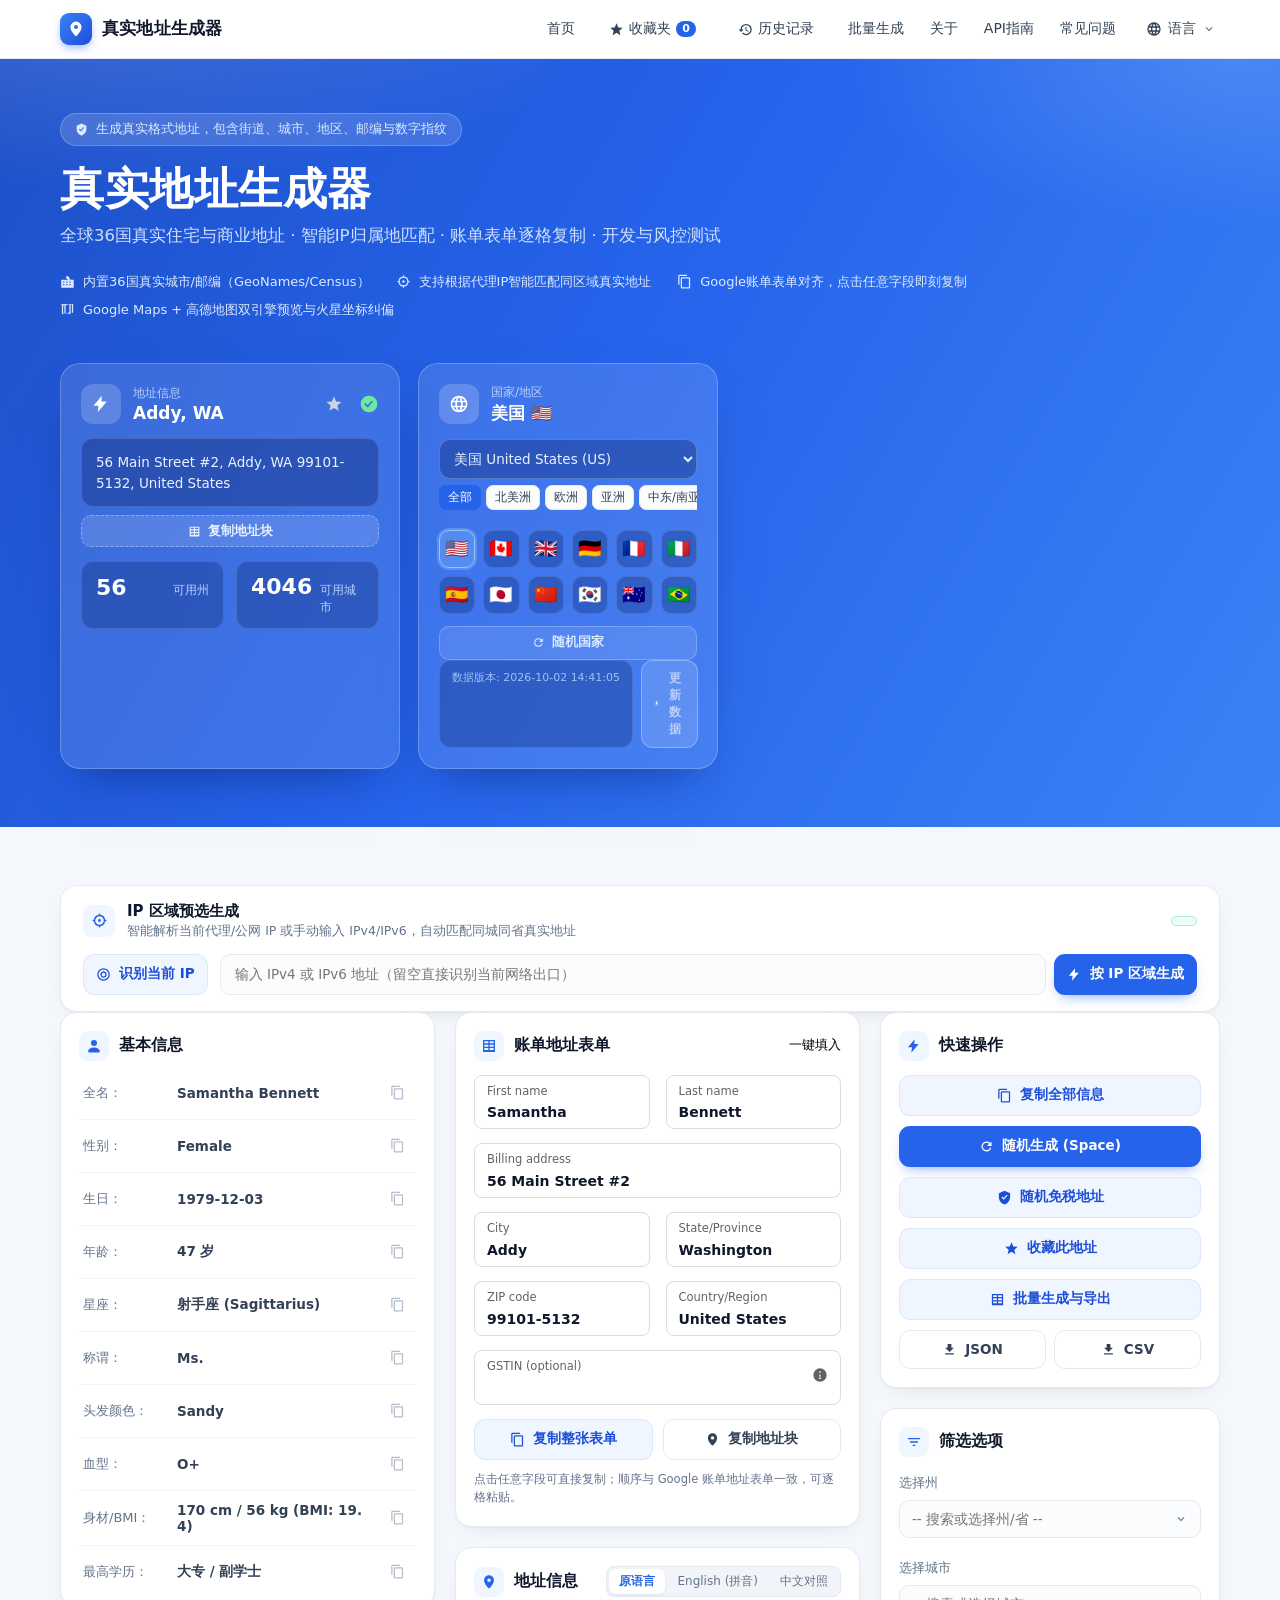
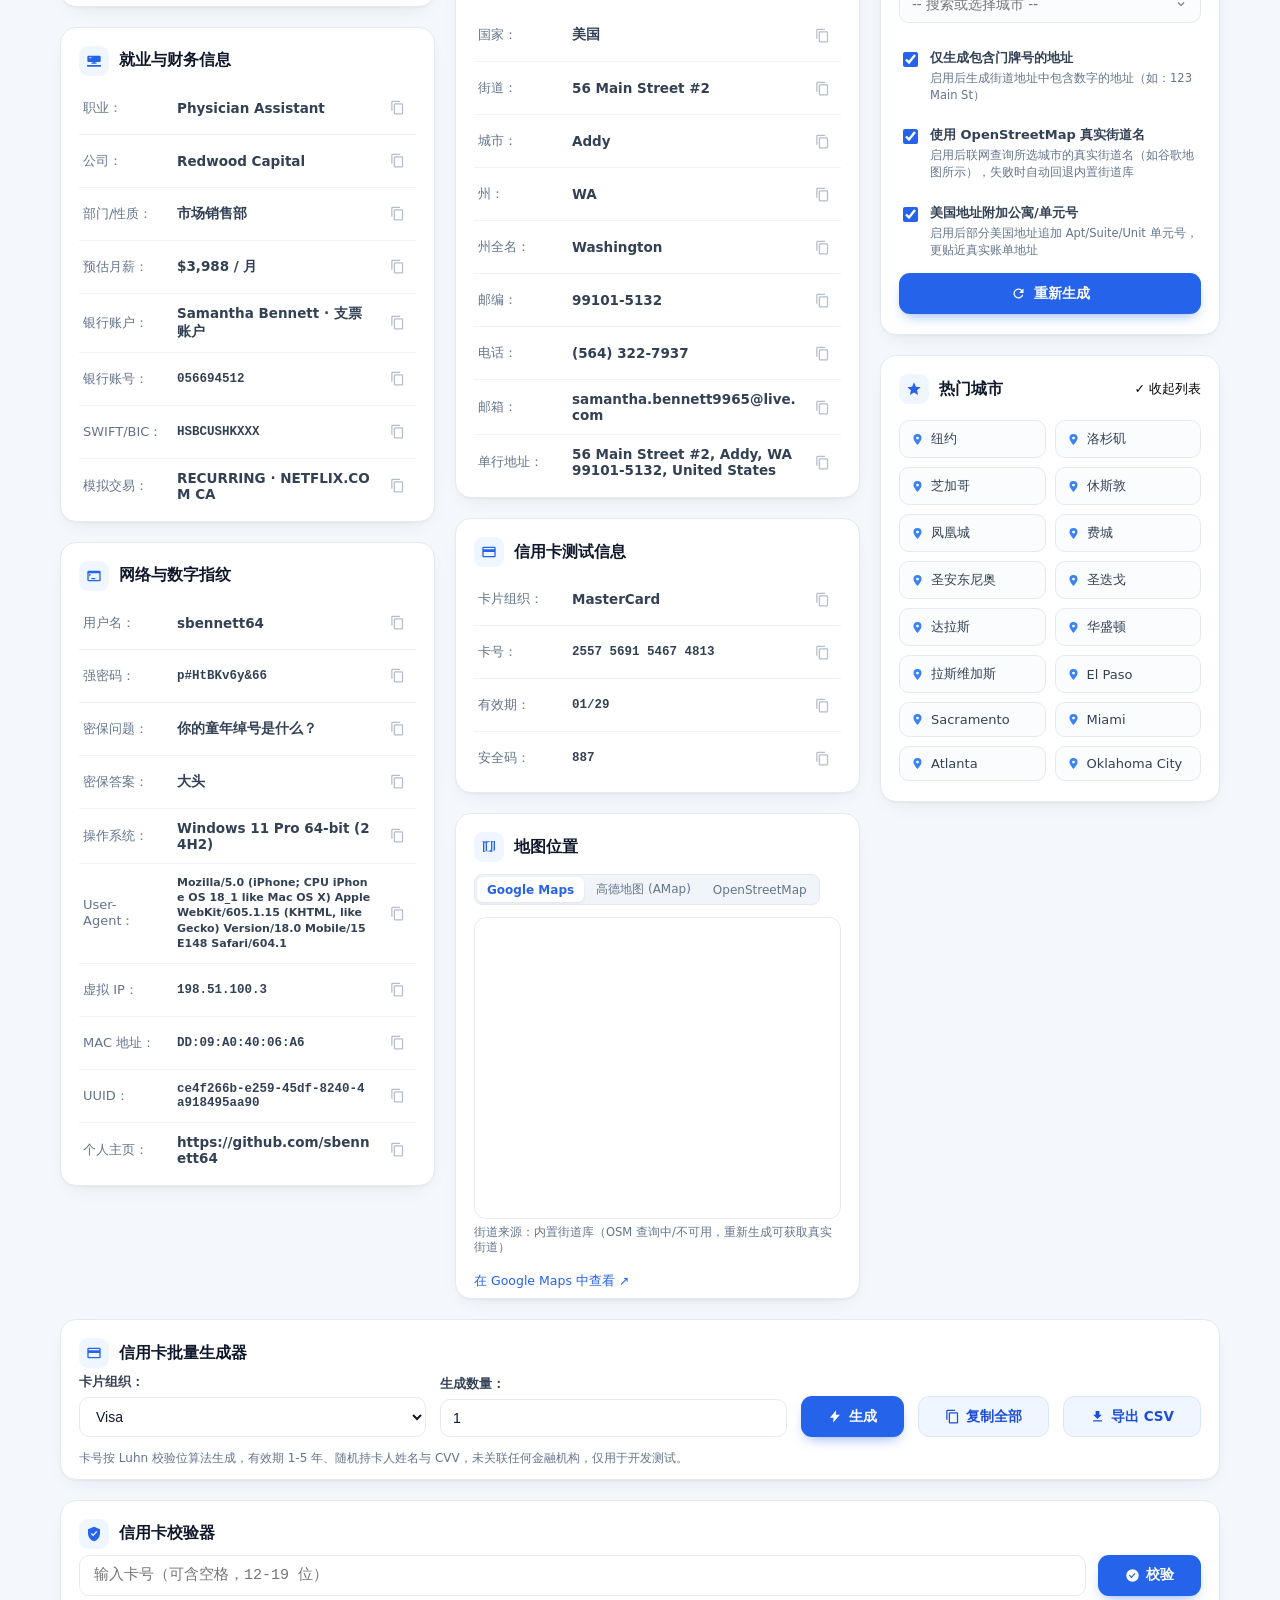
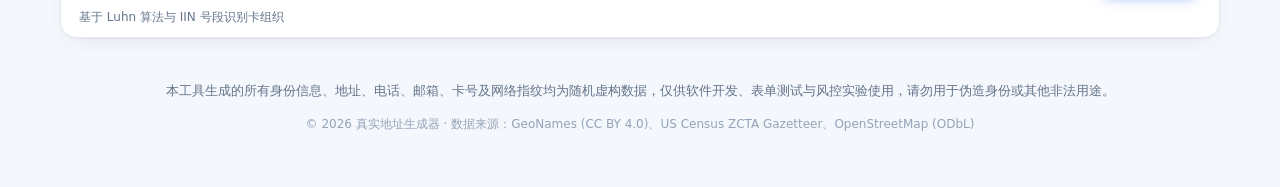
<file: index.html>
<!DOCTYPE html>
<html lang="zh-CN">
<head>
<meta charset="UTF-8">
<meta name="viewport" content="width=device-width, initial-scale=1.0">
<title>美国与全球真实地址生成器 - 多国身份、住宅地址、账单表单与数字指纹</title>
<meta name="description" content="全功能真实多国地址与身份信息生成器：支持全球36国真实城市/邮编/住宅地址、IP区域归属地精准生成、Google账单地址表单逐格复制、虚拟网络数字指纹、高德/谷歌双地图与中英拼音对照。">
<link rel="icon" href="data:image/svg+xml,%3Csvg xmlns='http://www.w3.org/2000/svg' viewBox='0 0 32 32'%3E%3Crect width='32' height='32' rx='8' fill='%232563eb'/%3E%3Cpath d='M16 6a7 7 0 0 0-7 7c0 5.25 7 13 7 13s7-7.75 7-13a7 7 0 0 0-7-7zm0 9.5A2.5 2.5 0 1 1 16 10a2.5 2.5 0 0 1 0 5.5z' fill='%23fff'/%3E%3C/svg%3E">
<link rel="stylesheet" href="css/style.css?v=20261112e">
</head>
<body>

<!-- SVG sprite -->
<svg width="0" height="0" style="position:absolute" aria-hidden="true">
  <defs>
    <symbol id="i-pin" viewBox="0 0 24 24"><path d="M12 2a7.41 7.41 0 0 0-7.4 7.4c0 5.57 6.6 11.88 6.88 12.14a.75.75 0 0 0 1.03 0c.29-.26 6.89-6.57 6.89-12.14A7.41 7.41 0 0 0 12 2zm0 10.1a2.7 2.7 0 1 1 0-5.4 2.7 2.7 0 0 1 0 5.4z"/></symbol>
    <symbol id="i-user" viewBox="0 0 24 24"><path d="M12 12a4.5 4.5 0 1 0-4.5-4.5A4.5 4.5 0 0 0 12 12zm0 2.1c-3.9 0-8.5 2-8.5 5v1.65a1 1 0 0 0 1 1h15a1 1 0 0 0 1-1V19.1c0-3-4.6-5-8.5-5z"/></symbol>
    <symbol id="i-copy" viewBox="0 0 24 24"><path d="M16 1H4a2 2 0 0 0-2 2v14h2V3h12V1zm3 4H8a2 2 0 0 0-2 2v14a2 2 0 0 0 2 2h11a2 2 0 0 0 2-2V7a2 2 0 0 0-2-2zm0 16H8V7h11v14z"/></symbol>
    <symbol id="i-check-circle" viewBox="0 0 24 24"><path d="M12 2a10 10 0 1 0 10 10A10 10 0 0 0 12 2zm4.3 7.61-5.15 6a1 1 0 0 1-1.47.05L6.7 12.68a1 1 0 1 1 1.42-1.41l2.26 2.26 4.45-5.2a1 1 0 0 1 1.47 1.28z"/></symbol>
    <symbol id="i-bolt" viewBox="0 0 24 24"><path d="M13 2 3 14h6l-1 8 11-13h-6.5L13 2z"/></symbol>
    <symbol id="i-shield" viewBox="0 0 24 24"><path d="M12 1 3 5v6c0 5.55 3.84 10.74 9 12 5.16-1.26 9-6.45 9-12V5l-9-4zm-1.2 14.5-3.6-3.6 1.4-1.4 2.2 2.2 4.6-5.2 1.5 1.3-6.1 6.7z"/></symbol>
    <symbol id="i-download" viewBox="0 0 24 24"><path d="M19 9h-4V3H9v6H5l7 7 7-7zM5 18v2h14v-2H5z"/></symbol>
    <symbol id="i-refresh" viewBox="0 0 24 24"><path d="M17.65 6.35A8 8 0 1 0 19.73 14h-2.08a6 6 0 1 1-1.41-6.24L13 11h7V4l-2.35 2.35z"/></symbol>
    <symbol id="i-map" viewBox="0 0 24 24"><path d="M20.5 3 .6 3.6 3 4.67v14.66l6-2.22 6 2.22 6-2.61V3.61L20.5 3zM9 5.44l6-2.22v13.34l-6 2.22V5.44zM5 6.09l2-.74v13.31l-2 .74V6.09zm14 11.36-2 .74V4.44l2-.74v13.75z"/></symbol>
    <symbol id="i-filter" viewBox="0 0 24 24"><path d="M10 18h4v-2h-4v2zM3 6v2h18V6H3zm3 7h12v-2H6v2z"/></symbol>
    <symbol id="i-briefcase" viewBox="0 0 24 24"><path d="M10 16v-1H3.75A1.75 1.75 0 0 1 2 13.25v-6A1.75 1.75 0 0 1 3.75 5.5h16.5A1.75 1.75 0 0 1 22 7.25v6a1.75 1.75 0 0 1-1.75 1.75H14v1h2v1.5H8V16h2zm-2-8H5v1.5h3V8zm14.5 11.5V21a1 1 0 0 1-1 1h-19a1 1 0 0 1-1-1v-1.5h21z" transform="translate(0 -1.5)"/></symbol>
    <symbol id="i-card" viewBox="0 0 24 24"><path d="M20 4H4a2 2 0 0 0-2 2v12a2 2 0 0 0 2 2h16a2 2 0 0 0 2-2V6a2 2 0 0 0-2-2zm0 14H4v-6h16v6zm0-10H4V6h16v2z"/></symbol>
    <symbol id="i-mail" viewBox="0 0 24 24"><path d="M20 4H4a2 2 0 0 0-2 2v12a2 2 0 0 0 2 2h16a2 2 0 0 0 2-2V6a2 2 0 0 0-2-2zm0 4-8 5-8-5V6l8 5 8-5v2z"/></symbol>
    <symbol id="i-phone" viewBox="0 0 24 24"><path d="M6.62 10.79a15.05 15.05 0 0 0 6.59 6.59l2.2-2.2a1 1 0 0 1 1.02-.24 11.36 11.36 0 0 0 3.57.57 1 1 0 0 1 1 1V20a1 1 0 0 1-1 1A17 17 0 0 1 3 4a1 1 0 0 1 1-1h3.5a1 1 0 0 1 1 1 11.36 11.36 0 0 0 .57 3.57 1 1 0 0 1-.25 1.02l-2.2 2.2z"/></symbol>
    <symbol id="i-globe" viewBox="0 0 24 24"><path d="M12 2a10 10 0 1 0 10 10A10 10 0 0 0 12 2zm6.93 6h-2.95a15.65 15.65 0 0 0-1.38-3.56A8.03 8.03 0 0 1 18.93 8zM12 4.04c.83 1.2 1.48 2.53 1.91 3.96h-3.82A14 14 0 0 1 12 4.04zM4.26 14a7.82 7.82 0 0 1 0-4h3.38a16.55 16.55 0 0 0 0 4H4.26zm.81 2h2.95a15.65 15.65 0 0 0 1.38 3.56A8.03 8.03 0 0 1 5.07 16zm2.95-8H5.07a8.03 8.03 0 0 1 4.33-3.56A15.65 15.65 0 0 0 8.02 8zM12 19.96a14 14 0 0 1-1.91-3.96h3.82A14.34 14.34 0 0 1 12 19.96zM14.34 14H9.66a14.64 14.64 0 0 1 0-4h4.68a14.64 14.64 0 0 1 0 4zm.26 5.56A15.65 15.65 0 0 0 15.98 16h2.95a8.03 8.03 0 0 1-4.33 3.56zM16.36 14a16.55 16.55 0 0 0 0-4h3.38a7.82 7.82 0 0 1 0 4h-3.38z"/></symbol>
    <symbol id="i-star" viewBox="0 0 24 24"><path d="m12 17.27 6.18 3.73-1.64-7.03L22 9.24l-7.19-.61L12 2 9.19 8.63 2 9.24l5.46 4.73L5.82 21z"/></symbol>
    <symbol id="i-chevron-down" viewBox="0 0 24 24"><path d="M7.41 8.59 12 13.17l4.59-4.58L18 10l-6 6-6-6 1.41-1.41z"/></symbol>
    <symbol id="i-x" viewBox="0 0 24 24"><path d="M19 6.41 17.59 5 12 10.59 6.41 5 5 6.41 10.59 12 5 17.59 6.41 19 12 13.41 17.59 19 19 17.59 13.41 12z"/></symbol>
    <symbol id="i-city" viewBox="0 0 24 24"><path d="M15 9V5.83a1 1 0 0 0-.47-.85l-3-1.9a1 1 0 0 0-1.53.85V9H2v13h20V9h-7zm-8 9H5v-2h2v2zm0-4H5v-2h2v2zm5 4h-2v-2h2v2zm0-4h-2v-2h2v2zm0-4h-2V8h2v2zm5 8h-2v-2h2v2zm0-4h-2v-2h2v2zm0-4h-2V8h2v2z"/></symbol>
    <symbol id="i-form" viewBox="0 0 24 24"><path d="M4 3h16a1 1 0 0 1 1 1v16a1 1 0 0 1-1 1H4a1 1 0 0 1-1-1V4a1 1 0 0 1 1-1zm1 2v3h6V5H5zm8 0v3h6V5h-6zM5 10v3h6v-3H5zm8 0v3h6v-3h-6zM5 15v3h6v-3H5zm8 0v3h6v-3h-6z"/></symbol>
    <symbol id="i-info" viewBox="0 0 24 24"><path d="M12 2a10 10 0 1 0 10 10A10 10 0 0 0 12 2zm0 4.2a1.3 1.3 0 1 1-1.3 1.3A1.3 1.3 0 0 1 12 6.2zm1.6 11.6h-3.2v-1.4h.9v-3.5h-.9v-1.4h2.3v4.9h.9z"/></symbol>
    <!-- 新增实用图标 -->
    <symbol id="i-crosshair" viewBox="0 0 24 24"><path d="M12 2a1 1 0 0 1 1 1v1.05A8.002 8.002 0 0 1 19.95 11H21a1 1 0 1 1 0 2h-1.05A8.002 8.002 0 0 1 13 19.95V21a1 1 0 1 1-2 0v-1.05A8.002 8.002 0 0 1 4.05 13H3a1 1 0 1 1 0-2h1.05A8.002 8.002 0 0 1 11 4.05V3a1 1 0 0 1 1-1zm0 4a6 6 0 1 0 0 12 6 6 0 0 0 0-12zm0 4a2 2 0 1 1 0 4 2 2 0 0 1 0-4z"/></symbol>
    <symbol id="i-radar" viewBox="0 0 24 24"><path d="M12 2a10 10 0 1 0 10 10A10 10 0 0 0 12 2zm0 18a8 8 0 1 1 8-8 8 8 0 0 1-8 8zm0-13a5 5 0 1 0 5 5 5 5 0 0 0-5-5zm0 8a3 3 0 1 1 3-3 3 3 0 0 1-3 3zm0-10v3l2.5 2.5 1.4-1.4L13.5 8.7V7z"/></symbol>
    <symbol id="i-history" viewBox="0 0 24 24"><path d="M13 3a9 9 0 0 0-9 9H1l3.89 3.89.07.14L9 12H6c0-3.87 3.13-7 7-7s7 3.13 7 7-3.13 7-7 7c-1.93 0-3.68-.79-4.94-2.06l-1.42 1.42A8.954 8.954 0 0 0 13 21a9 9 0 0 0 0-18zm-1 5v5l4.28 2.54.72-1.21-3.5-2.08V8H12z"/></symbol>
    <symbol id="i-terminal" viewBox="0 0 24 24"><path d="M20 4H4a2 2 0 0 0-2 2v12a2 2 0 0 0 2 2h16a2 2 0 0 0 2-2V6a2 2 0 0 0-2-2zm0 14H4V8h16v10zm-12-3h6v2H8v-2zm-2.7-2.7L7.6 10l-2.3-1.3-.9 1.7 1.3.7-1.3.7.9 1.7z"/></symbol>
    <symbol id="i-key" viewBox="0 0 24 24"><path d="M7 14A5 5 0 1 1 12 9c0 .4-.05.79-.14 1.16L18 16.32V19h-2.68v-1.68H13.6V15.6l-1.84-1.84c-.8.78-1.87 1.24-3.76 1.24zm0-8a3 3 0 1 0 0 6 3 3 0 0 0 0-6zm0 2a1 1 0 1 1 0 2 1 1 0 0 1 0-2z"/></symbol>
    <symbol id="i-search" viewBox="0 0 24 24"><path d="M15.5 14h-.79l-.28-.27A6.471 6.471 0 0 0 16 9.5 6.5 6.5 0 1 0 9.5 16c1.61 0 3.09-.59 4.23-1.57l.27.28v.79l5 4.99L20.49 19l-4.99-5zm-6 0C7.01 14 5 11.99 5 9.5S7.01 5 9.5 5 14 7.01 14 9.5 11.99 14 9.5 14z"/></symbol>
  </defs>
</svg>

<!-- ========= 顶部导航 ========= -->
<header class="nav">
  <div class="nav-inner">
    <a class="brand" href="#top">
      <span class="brand-logo"><svg><use href="#i-pin"/></svg></span>
      <span class="brand-name" data-i18n="brand">真实地址生成器</span>
    </a>
    <nav class="nav-links">
      <a href="#top" data-i18n="nav.home">首页</a>
      <button class="nav-btn-link" id="navFavBtn" type="button">
        <svg class="nav-ic"><use href="#i-star"/></svg>
        <span data-i18n="nav.fav">收藏夹</span>
        <span class="nav-badge" id="navFavBadge">0</span>
      </button>
      <button class="nav-btn-link" id="navHistBtn" type="button">
        <svg class="nav-ic"><use href="#i-history"/></svg>
        <span data-i18n="nav.hist">历史记录</span>
      </button>
      <a href="#" id="navBatchBtn" data-i18n="nav.batch">批量生成</a>
      <a href="#" id="navAbout" data-i18n="nav.about">关于</a>
      <a href="#" id="navApi" data-i18n="nav.api">API指南</a>
      <a href="#" id="navFaq" data-i18n="nav.faq">常见问题</a>
      <div class="lang-wrap">
        <button class="lang-btn" id="langBtn" aria-haspopup="listbox">
          <svg><use href="#i-globe"/></svg><span data-i18n="nav.lang">语言</span><svg class="caret"><use href="#i-chevron-down"/></svg>
        </button>
        <div class="lang-menu" id="langMenu" hidden>
          <button data-lang="zh">简体中文</button>
          <button data-lang="en">English</button>
        </div>
      </div>
    </nav>
  </div>
</header>

<!-- ========= Hero ========= -->
<section class="hero" id="top">
  <div class="hero-inner">
    <div class="hero-left">
      <div class="hero-badge">
        <svg><use href="#i-shield"/></svg>
        <span data-i18n="hero.badge">生成真实格式地址，包含街道、城市、地区、邮编与数字指纹</span>
      </div>
      <h1 data-i18n="hero.title">真实地址生成器</h1>
      <p class="hero-sub" data-i18n="hero.sub">全球36国真实住宅与商业地址 · 智能IP归属地匹配 · 账单表单逐格复制 · 开发与风控测试</p>
      <div class="hero-feats">
        <div class="feat"><svg><use href="#i-city"/></svg><span data-i18n="hero.f1">内置36国真实城市/邮编（GeoNames/Census）</span></div>
        <div class="feat"><svg><use href="#i-crosshair"/></svg><span data-i18n="hero.f_ip">支持根据代理IP智能匹配同区域真实地址</span></div>
        <div class="feat"><svg><use href="#i-copy"/></svg><span data-i18n="hero.f2">Google账单表单对齐，点击任意字段即刻复制</span></div>
        <div class="feat"><svg><use href="#i-map"/></svg><span data-i18n="hero.f3">Google Maps + 高德地图双引擎预览与火星坐标纠偏</span></div>
      </div>
    </div>
    <div class="hero-right">
      <aside class="hero-card">
        <div class="hero-card-head">
          <span class="hero-card-icon"><svg><use href="#i-bolt"/></svg></span>
          <div class="hero-card-title">
            <span class="hint" data-i18n="hero.cardTitle">地址信息</span>
            <strong id="heroCity">--</strong>
          </div>
          <button class="hero-fav-btn" id="heroFavBtn" type="button" title="收藏此地址"><svg><use href="#i-star"/></svg></button>
          <svg class="ok" id="heroOk"><use href="#i-check-circle"/></svg>
        </div>
        <button class="hero-addr" id="heroAddr" title="点击复制完整地址">--</button>
        <button class="hero-block" id="heroBlock" type="button"><svg><use href="#i-form"/></svg><span data-i18n="billing.copyBlock">复制地址块</span></button>
        <div class="hero-stats">
          <div class="stat"><strong id="statStates">56</strong><span id="lblStatRegions">可用州</span></div>
          <div class="stat"><strong id="statCities">--</strong><span data-i18n="hero.cities">可用城市</span></div>
        </div>
      </aside>
      <aside class="hero-card country-card">
        <div class="hero-card-head">
          <span class="hero-card-icon"><svg><use href="#i-globe"/></svg></span>
          <div class="hero-card-title">
            <span class="hint" data-i18n="hero.country">国家/地区</span>
            <strong id="heroCountry">--</strong>
          </div>
        </div>
        <select id="selCountry" class="country-select" aria-label="Country"></select>
        <!-- 大洲分组切换标签 -->
        <div class="continent-tabs" id="continentTabs"></div>
        <div class="flag-chips" id="countryChips"></div>
        <div class="country-foot">
          <button class="mini-btn" id="btnRandCountry"><svg><use href="#i-refresh"/></svg><span data-i18n="hero.randomCountry">随机国家</span></button>
        </div>
        <div class="hero-stats small">
          <div class="stat ver"><span id="dataVersion">--</span></div>
          <button class="stat updbtn" id="btnUpdate" type="button"><svg><use href="#i-download"/></svg><span data-i18n="update.btn">更新数据</span></button>
        </div>
      </aside>
    </div>
  </div>
</section>

<!-- ========= 主体 ========= -->
<main class="main">

  <!-- IP 区域预选与定位生成 -->
  <section class="ip-panel" id="ipPanel">
    <div class="ip-head">
      <span class="ip-tag"><svg><use href="#i-crosshair"/></svg></span>
      <div class="ip-desc">
        <strong data-i18n="ip.title">IP 区域预选生成</strong>
        <span class="ip-sub" data-i18n="ip.desc">智能解析当前代理/公网 IP 或手动输入 IPv4/IPv6，自动匹配同城同省真实地址</span>
      </div>
      <div class="ip-status-badge" id="ipStatusBadge" hidden></div>
    </div>
    <div class="ip-body">
      <button class="btn soft" id="btnDetectIp" type="button">
        <svg><use href="#i-radar"/></svg><span data-i18n="ip.detect">使用当前 IP</span>
      </button>
      <div class="ip-field">
        <input type="text" id="ipInput" placeholder="输入 IPv4 或 IPv6 地址（留空直接识别当前网络出口）" autocomplete="off" spellcheck="false">
        <button class="btn solid" id="btnGenIp" type="button">
          <svg><use href="#i-bolt"/></svg><span data-i18n="ip.gen">按 IP 区域生成</span>
        </button>
      </div>
    </div>
  </section>

  <div class="grid">

    <!-- 左列 -->
    <div class="col">
      <!-- 基本信息 -->
      <section class="card" id="cardBasic">
        <h2><span class="cicon blue"><svg><use href="#i-user"/></svg></span><span data-i18n="card.basic">基本信息</span></h2>
        <div class="rows">
          <div class="row"><span class="lb" data-i18n="f.fullName">全名：</span><span class="val" id="f-fullName">--</span><button class="cp" data-copy="fullName" title="复制"><svg><use href="#i-copy"/></svg></button></div>
          <div class="row"><span class="lb" data-i18n="f.gender">性别：</span><span class="val" id="f-gender">--</span><button class="cp" data-copy="gender"><svg><use href="#i-copy"/></svg></button></div>
          <div class="row"><span class="lb" data-i18n="f.dob">生日：</span><span class="val" id="f-dob">--</span><button class="cp" data-copy="dob"><svg><use href="#i-copy"/></svg></button></div>
          <div class="row"><span class="lb" data-i18n="f.age">年龄：</span><span class="val" id="f-age">--</span><button class="cp" data-copy="age"><svg><use href="#i-copy"/></svg></button></div>
          <div class="row"><span class="lb" data-i18n="f.zodiac">星座：</span><span class="val" id="f-zodiac">--</span><button class="cp" data-copy="zodiac"><svg><use href="#i-copy"/></svg></button></div>
          <div class="row"><span class="lb" data-i18n="f.title">称谓：</span><span class="val" id="f-title">--</span><button class="cp" data-copy="title"><svg><use href="#i-copy"/></svg></button></div>
          <div class="row"><span class="lb" data-i18n="f.hair">头发颜色：</span><span class="val" id="f-hair">--</span><button class="cp" data-copy="hair"><svg><use href="#i-copy"/></svg></button></div>
          <div class="row"><span class="lb" data-i18n="f.blood">血型：</span><span class="val" id="f-blood">--</span><button class="cp" data-copy="bloodType"><svg><use href="#i-copy"/></svg></button></div>
          <div class="row"><span class="lb" data-i18n="f.body">身高/体重/BMI：</span><span class="val" id="f-body">--</span><button class="cp" data-copy="bodyStats"><svg><use href="#i-copy"/></svg></button></div>
          <div class="row"><span class="lb" data-i18n="f.edu">最高学历：</span><span class="val" id="f-edu">--</span><button class="cp" data-copy="education"><svg><use href="#i-copy"/></svg></button></div>
        </div>
      </section>

      <!-- 就业与财务 -->
      <section class="card" id="cardJob">
        <h2><span class="cicon blue"><svg><use href="#i-briefcase"/></svg></span><span data-i18n="card.job">就业与财务信息</span></h2>
        <div class="rows">
          <div class="row"><span class="lb" data-i18n="f.occupation">职业：</span><span class="val" id="f-occupation">--</span><button class="cp" data-copy="occupation"><svg><use href="#i-copy"/></svg></button></div>
          <div class="row"><span class="lb" data-i18n="f.company">公司：</span><span class="val" id="f-company">--</span><button class="cp" data-copy="company"><svg><use href="#i-copy"/></svg></button></div>
          <div class="row"><span class="lb" data-i18n="f.dept">部门/性质：</span><span class="val" id="f-dept">--</span><button class="cp" data-copy="department"><svg><use href="#i-copy"/></svg></button></div>
          <div class="row"><span class="lb" data-i18n="f.salary">预估月薪：</span><span class="val" id="f-salary">--</span><button class="cp" data-copy="salary"><svg><use href="#i-copy"/></svg></button></div>
          <div class="row"><span class="lb" data-i18n="f.account">银行账户：</span><span class="val" id="f-account">--</span><button class="cp" data-copy="accountDisplayName"><svg><use href="#i-copy"/></svg></button></div>
          <div class="row"><span class="lb" data-i18n="f.bankAccount">银行账号：</span><span class="val mono" id="f-bankAccount">--</span><button class="cp" data-copy="bankAccount"><svg><use href="#i-copy"/></svg></button></div>
          <div class="row"><span class="lb" data-i18n="f.swift">SWIFT/BIC：</span><span class="val mono" id="f-swift">--</span><button class="cp" data-copy="swift"><svg><use href="#i-copy"/></svg></button></div>
          <div class="row"><span class="lb" data-i18n="f.trans">模拟交易：</span><span class="val" id="f-trans">--</span><button class="cp" data-copy="transactionDesc"><svg><use href="#i-copy"/></svg></button></div>
        </div>
      </section>

      <!-- 网络与数字指纹 -->
      <section class="card" id="cardDigital">
        <h2><span class="cicon blue"><svg><use href="#i-terminal"/></svg></span><span data-i18n="card.digital">网络与数字指纹</span></h2>
        <div class="rows">
          <div class="row"><span class="lb" data-i18n="f.username">用户名：</span><span class="val" id="f-username">--</span><button class="cp" data-copy="username"><svg><use href="#i-copy"/></svg></button></div>
          <div class="row"><span class="lb" data-i18n="f.password">强密码：</span><span class="val mono" id="f-password">--</span><button class="cp" data-copy="password"><svg><use href="#i-copy"/></svg></button></div>
          <div class="row"><span class="lb" data-i18n="f.secQ">密保问题：</span><span class="val" id="f-secQ">--</span><button class="cp" data-copy="securityQuestion"><svg><use href="#i-copy"/></svg></button></div>
          <div class="row"><span class="lb" data-i18n="f.secA">密保答案：</span><span class="val" id="f-secA">--</span><button class="cp" data-copy="securityAnswer"><svg><use href="#i-copy"/></svg></button></div>
          <div class="row"><span class="lb" data-i18n="f.os">操作系统：</span><span class="val" id="f-os">--</span><button class="cp" data-copy="os"><svg><use href="#i-copy"/></svg></button></div>
          <div class="row"><span class="lb" data-i18n="f.ua">User-Agent：</span><span class="val ua-val" id="f-ua" title="浏览器用户代理">--</span><button class="cp" data-copy="userAgent"><svg><use href="#i-copy"/></svg></button></div>
          <div class="row"><span class="lb" data-i18n="f.docIp">虚拟 IP：</span><span class="val mono" id="f-docIp">--</span><button class="cp" data-copy="docIp"><svg><use href="#i-copy"/></svg></button></div>
          <div class="row"><span class="lb" data-i18n="f.mac">MAC 地址：</span><span class="val mono" id="f-mac">--</span><button class="cp" data-copy="macAddress"><svg><use href="#i-copy"/></svg></button></div>
          <div class="row"><span class="lb" data-i18n="f.uuid">UUID：</span><span class="val mono" id="f-uuid">--</span><button class="cp" data-copy="uuid"><svg><use href="#i-copy"/></svg></button></div>
          <div class="row"><span class="lb" data-i18n="f.url">个人主页：</span><span class="val" id="f-url">--</span><button class="cp" data-copy="personalUrl"><svg><use href="#i-copy"/></svg></button></div>
        </div>
      </section>
    </div>

    <!-- 中列 -->
    <div class="col">
      <!-- 账单地址表单 -->
      <section class="card" id="cardBilling">
        <h2>
          <span class="cicon blue"><svg><use href="#i-form"/></svg></span>
          <span data-i18n="card.billing">账单地址表单</span>
          <button class="hlink asbtn" id="btnFillForm" data-i18n="billing.fill">一键填入</button>
        </h2>
        <div class="billing-form" id="billingForm">
          <div class="bf-grid">
            <label class="bf-field" data-copy-field="firstName">
              <span class="bf-label" data-i18n="billing.firstName">First name</span>
              <input type="text" id="bf-firstName" readonly tabindex="-1">
            </label>
            <label class="bf-field" data-copy-field="lastName">
              <span class="bf-label" data-i18n="billing.lastName">Last name</span>
              <input type="text" id="bf-lastName" readonly tabindex="-1">
            </label>
            <label class="bf-field full" data-copy-field="street">
              <span class="bf-label" data-i18n="billing.address">Billing address</span>
              <input type="text" id="bf-street" readonly tabindex="-1">
            </label>
            <label class="bf-field" data-copy-field="city">
              <span class="bf-label" data-i18n="billing.city">City</span>
              <input type="text" id="bf-city" readonly tabindex="-1">
            </label>
            <label class="bf-field" data-copy-field="state">
              <span class="bf-label" id="bf-lblRegion">State/Province</span>
              <input type="text" id="bf-state" readonly tabindex="-1">
            </label>
            <label class="bf-field" id="bfZipField" data-copy-field="zip">
              <span class="bf-label" id="bf-lblZip">ZIP code</span>
              <input type="text" id="bf-zip" readonly tabindex="-1">
            </label>
            <label class="bf-field" data-copy-field="country">
              <span class="bf-label" data-i18n="billing.country">Country/Region</span>
              <input type="text" id="bf-country" readonly tabindex="-1">
            </label>
            <label class="bf-field full" id="bfGstField" data-copy-field="gst" hidden>
              <span class="bf-label" id="bf-lblGst" data-i18n="billing.gst">GSTIN (optional)</span>
              <input type="text" id="bf-gst" readonly tabindex="-1">
              <span class="bf-info" title="GST / GSTIN"><svg><use href="#i-info"/></svg></span>
            </label>
          </div>
          <div class="bf-actions">
            <button class="btn soft" id="btnCopyForm"><svg><use href="#i-copy"/></svg><span data-i18n="billing.copyForm">复制整张表单</span></button>
            <button class="btn ghost" id="btnCopyAddrBlock"><svg><use href="#i-pin"/></svg><span data-i18n="billing.copyBlock">复制地址块</span></button>
          </div>
          <p class="bf-hint" data-i18n="billing.hint">点击任意字段可直接复制；顺序与 Google 账单地址表单一致，可逐格粘贴。</p>
        </div>
      </section>

      <!-- 地址信息（多语言切换） -->
      <section class="card" id="cardAddr">
        <div class="card-head-bar">
          <h2><span class="cicon blue"><svg><use href="#i-pin"/></svg></span><span data-i18n="card.addr">地址信息</span></h2>
          <div class="seg-tabs" id="addrLangTabs">
            <button type="button" class="seg-tab active" data-addr-lang="native" data-i18n="addr.native">原语言</button>
            <button type="button" class="seg-tab" data-addr-lang="en" data-i18n="addr.en">English (拼音)</button>
            <button type="button" class="seg-tab" data-addr-lang="zh" data-i18n="addr.zh">中文对照</button>
          </div>
        </div>
        <div class="rows">
          <div class="row"><span class="lb" data-i18n="f.country">国家：</span><span class="val" id="f-country">--</span><button class="cp" data-copy="country"><svg><use href="#i-copy"/></svg></button></div>
          <div class="row"><span class="lb" data-i18n="f.street">街道：</span><span class="val" id="f-street">--</span><button class="cp" data-copy="street"><svg><use href="#i-copy"/></svg></button></div>
          <div class="row"><span class="lb" data-i18n="f.city">城市：</span><span class="val" id="f-city">--</span><button class="cp" data-copy="city"><svg><use href="#i-copy"/></svg></button></div>
          <div class="row"><span class="lb" id="lblState">州：</span><span class="val" id="f-state">--</span><button class="cp" data-copy="state"><svg><use href="#i-copy"/></svg></button></div>
          <div class="row"><span class="lb" id="lblStateFull">州全名：</span><span class="val" id="f-stateFull">--</span><button class="cp" data-copy="stateFull"><svg><use href="#i-copy"/></svg></button></div>
          <div class="row"><span class="lb" data-i18n="f.zip">邮编：</span><span class="val" id="f-zip">--</span><button class="cp" data-copy="zip"><svg><use href="#i-copy"/></svg></button></div>
          <div class="row"><span class="lb" data-i18n="f.phone">电话：</span><span class="val" id="f-phone">--</span><button class="cp" data-copy="phone"><svg><use href="#i-copy"/></svg></button></div>
          <div class="row"><span class="lb" data-i18n="f.email">邮箱：</span><span class="val" id="f-email">--</span><button class="cp" data-copy="email"><svg><use href="#i-copy"/></svg></button></div>
          <div class="row full-row"><span class="lb" data-i18n="f.fullAddr">单行地址：</span><span class="val" id="f-fullAddr">--</span><button class="cp" data-copy="fullAddress"><svg><use href="#i-copy"/></svg></button></div>
        </div>
      </section>

      <!-- 信用卡信息 -->
      <section class="card" id="cardCard">
        <h2><span class="cicon blue"><svg><use href="#i-card"/></svg></span><span data-i18n="card.credit">信用卡测试信息</span></h2>
        <div class="rows">
          <div class="row"><span class="lb" data-i18n="f.cardType">卡片组织：</span><span class="val" id="f-cardType">--</span><button class="cp" data-copy="cardType"><svg><use href="#i-copy"/></svg></button></div>
          <div class="row"><span class="lb" data-i18n="f.cardNumber">卡号：</span><span class="val mono" id="f-cardNumber">--</span><button class="cp" data-copy="cardNumber"><svg><use href="#i-copy"/></svg></button></div>
          <div class="row"><span class="lb" data-i18n="f.cardExpiry">有效期：</span><span class="val mono" id="f-cardExpiry">--</span><button class="cp" data-copy="cardExpiry"><svg><use href="#i-copy"/></svg></button></div>
          <div class="row"><span class="lb" data-i18n="f.cardCvv">安全码：</span><span class="val mono" id="f-cardCvv">--</span><button class="cp" data-copy="cardCvv"><svg><use href="#i-copy"/></svg></button></div>
        </div>
      </section>

      <!-- 地图预览（双地图与火星坐标纠偏） -->
      <section class="card" id="cardMap">
        <div class="card-head-bar">
          <h2>
            <span class="cicon blue"><svg><use href="#i-map"/></svg></span>
            <span data-i18n="card.map">地图位置</span>
          </h2>
          <div class="seg-tabs" id="mapTabs">
            <button type="button" class="seg-tab active" data-map-type="google">Google Maps</button>
            <button type="button" class="seg-tab" data-map-type="amap" id="tabAmap">高德地图 (AMap)</button>
            <button type="button" class="seg-tab" data-map-type="osm">OpenStreetMap</button>
          </div>
        </div>
        <div class="map-wrap">
          <iframe id="mapFrame" title="Map Preview" loading="lazy" referrerpolicy="no-referrer-when-downgrade" allowfullscreen></iframe>
        </div>
        <div class="map-foot">
          <p class="map-src" id="streetSrc"></p>
          <div class="map-links">
            <a class="hlink" id="gmapsLink" href="#" target="_blank" rel="noopener" data-i18n="map.openGmaps">在 Google Maps 中查看 ↗</a>
            <a class="hlink" id="amapLink" href="#" target="_blank" rel="noopener" data-i18n="map.openAmap" style="display:none">在高德地图查看 ↗</a>
          </div>
        </div>
      </section>
    </div>

    <!-- 右列 -->
    <div class="col side">
      <!-- 快速操作 -->
      <section class="card" id="cardQuick">
        <h2><span class="cicon blue"><svg><use href="#i-bolt"/></svg></span><span data-i18n="card.quick">快速操作</span></h2>
        <div class="quick">
          <button class="btn soft" id="btnCopyAll"><svg><use href="#i-copy"/></svg><span data-i18n="q.copyAll">复制全部信息</span></button>
          <button class="btn solid" id="btnGen"><svg><use href="#i-refresh"/></svg><span data-i18n="q.random">随机生成 (Space)</span></button>
          <button class="btn soft" id="btnTaxFree"><svg><use href="#i-shield"/></svg><span data-i18n="q.taxFree">随机免税地址</span></button>
          <button class="btn soft" id="btnFav"><svg><use href="#i-star"/></svg><span data-i18n="q.fav">收藏此地址</span></button>
          <button class="btn soft" id="btnBatch"><svg><use href="#i-form"/></svg><span data-i18n="q.batch">批量生成与导出</span></button>
          <div class="quick-row">
            <button class="btn ghost flex-1" id="btnExport"><svg><use href="#i-download"/></svg><span data-i18n="q.export">JSON</span></button>
            <button class="btn ghost flex-1" id="btnExportCsv"><svg><use href="#i-download"/></svg><span data-i18n="q.exportCsv">CSV</span></button>
          </div>
        </div>
      </section>

      <!-- 筛选选项（可搜索 Combobox） -->
      <section class="card" id="cardFilter">
        <h2><span class="cicon blue"><svg><use href="#i-filter"/></svg></span><span data-i18n="card.filter">筛选选项</span></h2>
        <div class="filters">
          <label class="flb" for="comboStateInput" id="lblRegionFilter">选择州</label>
          <div class="combobox-wrap" id="comboStateWrap">
            <div class="combo-input-box">
              <input type="text" class="combo-input" id="comboStateInput" placeholder="-- 搜索或选择州/省 --" autocomplete="off">
              <button type="button" class="combo-arrow" id="comboStateBtn" aria-label="Toggle dropdown"><svg><use href="#i-chevron-down"/></svg></button>
            </div>
            <div class="combo-dropdown" id="comboStateList" hidden></div>
            <select id="selState" style="display:none"></select>
          </div>

          <label class="flb" for="comboCityInput" data-i18n="flt.city">选择城市</label>
          <div class="combobox-wrap" id="comboCityWrap">
            <div class="combo-input-box">
              <input type="text" class="combo-input" id="comboCityInput" placeholder="-- 搜索或选择城市 --" autocomplete="off">
              <button type="button" class="combo-arrow" id="comboCityBtn" aria-label="Toggle dropdown"><svg><use href="#i-chevron-down"/></svg></button>
            </div>
            <div class="combo-dropdown" id="comboCityList" hidden></div>
            <select id="selCity" style="display:none"></select>
          </div>

          <label class="chk">
            <input type="checkbox" id="chkHouse" checked>
            <span><b data-i18n="flt.house">仅生成包含门牌号的地址</b><i data-i18n="flt.houseHint">启用后生成街道地址中包含数字的地址（如：123 Main St）</i></span>
          </label>
          <label class="chk">
            <input type="checkbox" id="chkOsm" checked>
            <span><b data-i18n="flt.osm">使用 OpenStreetMap 真实街道名</b><i data-i18n="flt.osmHint">启用后联网查询所选城市的真实街道名（如谷歌地图所示），失败时自动回退内置街道库</i></span>
          </label>
          <label class="chk">
            <input type="checkbox" id="chkUnit" checked>
            <span><b data-i18n="flt.unit">美国地址附加公寓/单元号</b><i data-i18n="flt.unitHint">启用后部分美国地址追加 Apt/Suite/Unit 单元号，更贴近真实账单地址</i></span>
          </label>
          <button class="btn solid full" id="btnRegen"><svg><use href="#i-refresh"/></svg><span data-i18n="q.regen">重新生成</span></button>
        </div>
      </section>

      <!-- 热门城市 -->
      <section class="card" id="cardHot">
        <h2><span class="cicon blue"><svg><use href="#i-star"/></svg></span><span data-i18n="card.hot">热门城市</span>
          <button class="hlink asbtn" id="hotToggle" data-i18n="hot.collapse">✓ 收起列表</button>
        </h2>
        <div class="hot-grid" id="hotCities"></div>
      </section>
    </div>

    <!-- 信用卡批量生成器（Luhn 合法测试卡）· 通栏 -->
    <section class="card card-wide" id="cardCgen">
      <h2><span class="cicon blue"><svg><use href="#i-card"/></svg></span><span data-i18n="cgen.title">信用卡批量生成器</span></h2>
      <div class="cgen-controls">
        <div class="cgen-field">
          <label class="cgen-lb" for="cgenType" data-i18n="cgen.type">卡片组织：</label>
          <select id="cgenType">
            <option value="Visa">Visa</option>
            <option value="AmericanExpress">AmericanExpress</option>
            <option value="ChinaUnionPay">ChinaUnionPay</option>
            <option value="DinersClub">DinersClub</option>
            <option value="Discover">Discover</option>
            <option value="JCB">JCB</option>
            <option value="MasterCard">MasterCard</option>
            <option value="Maestro">Maestro</option>
            <option value="RuPay">RuPay</option>
            <option value="Mir">Mir</option>
            <option value="Troy">Troy</option>
            <option value="UATP">UATP</option>
            <option value="Elo">Elo</option>
            <option value="Hipercard">Hipercard</option>
            <option value="Dankort">Dankort</option>
          </select>
        </div>
        <div class="cgen-field">
          <label class="cgen-lb" for="cgenQty" data-i18n="cgen.count">生成数量：</label>
          <input type="number" id="cgenQty" min="1" max="10" value="1" inputmode="numeric">
        </div>
        <button class="btn solid cgen-btn" id="cgenBtn"><svg><use href="#i-bolt"/></svg><span data-i18n="cgen.generate">生成</span></button>
        <button class="btn soft cgen-btn" id="cgenCopyAll"><svg><use href="#i-copy"/></svg><span data-i18n="cgen.copyAll">复制全部</span></button>
        <button class="btn soft cgen-btn" id="cgenExportCsv"><svg><use href="#i-download"/></svg><span data-i18n="cgen.exportCsv">导出 CSV</span></button>
      </div>
      <div class="cgen-grid" id="cgenGrid"></div>
      <p class="cgen-note" data-i18n="cgen.note">卡号按 Luhn 校验位算法生成，有效期 1-5 年、随机持卡人姓名与 CVV，未关联任何金融机构，仅用于开发测试。</p>
    </section>

    <!-- 信用卡校验器 · 通栏 -->
    <section class="card card-wide" id="cardCval">
      <h2><span class="cicon blue"><svg><use href="#i-shield"/></svg></span><span data-i18n="cval.title">信用卡校验器</span></h2>
      <div class="cval-row">
        <input type="text" id="cvalInput" class="cval-input" data-i18n-placeholder="cval.placeholder" placeholder="输入卡号（可含空格，12-19 位）" autocomplete="off" spellcheck="false">
        <button class="btn solid cgen-btn" id="cvalBtn"><svg><use href="#i-check-circle"/></svg><span data-i18n="cval.check">校验</span></button>
      </div>
      <div class="cval-result" id="cvalResult"></div>
      <p class="cgen-note" data-i18n="cval.hint">基于 Luhn 算法与 IIN 号段识别卡组织</p>
    </section>

  </div>
</main>

<footer class="foot">
  <p><span data-i18n="foot.disclaimer">本工具生成的所有身份信息、地址、电话、邮箱、卡号及网络指纹均为随机虚构数据，仅供软件开发、表单测试与风控实验使用，请勿用于伪造身份或其他非法用途。</span></p>
  <p class="muted">© 2026 真实地址生成器 · <span data-i18n="foot.src">数据来源：GeoNames (CC BY 4.0)、US Census ZCTA Gazetteer、OpenStreetMap (ODbL)</span></p>
</footer>

<!-- ========= 模态框 ========= -->
<div class="modal-mask" id="modalMask" hidden>
  <div class="modal" role="dialog" aria-modal="true">
    <button class="modal-x" id="modalX" aria-label="close"><svg><use href="#i-x"/></svg></button>
    <div class="modal-body" id="modalBody"></div>
  </div>
</div>

<div class="toast" id="toast" hidden></div>

<script src="js/countries_data.js?v=20261112e"></script>
<script src="js/names.js?v=20261112e"></script>
<script src="js/cc_core.js?v=20261112e"></script>
<script src="js/app.js?v=20261112e"></script>
</body>
</html>
</file>
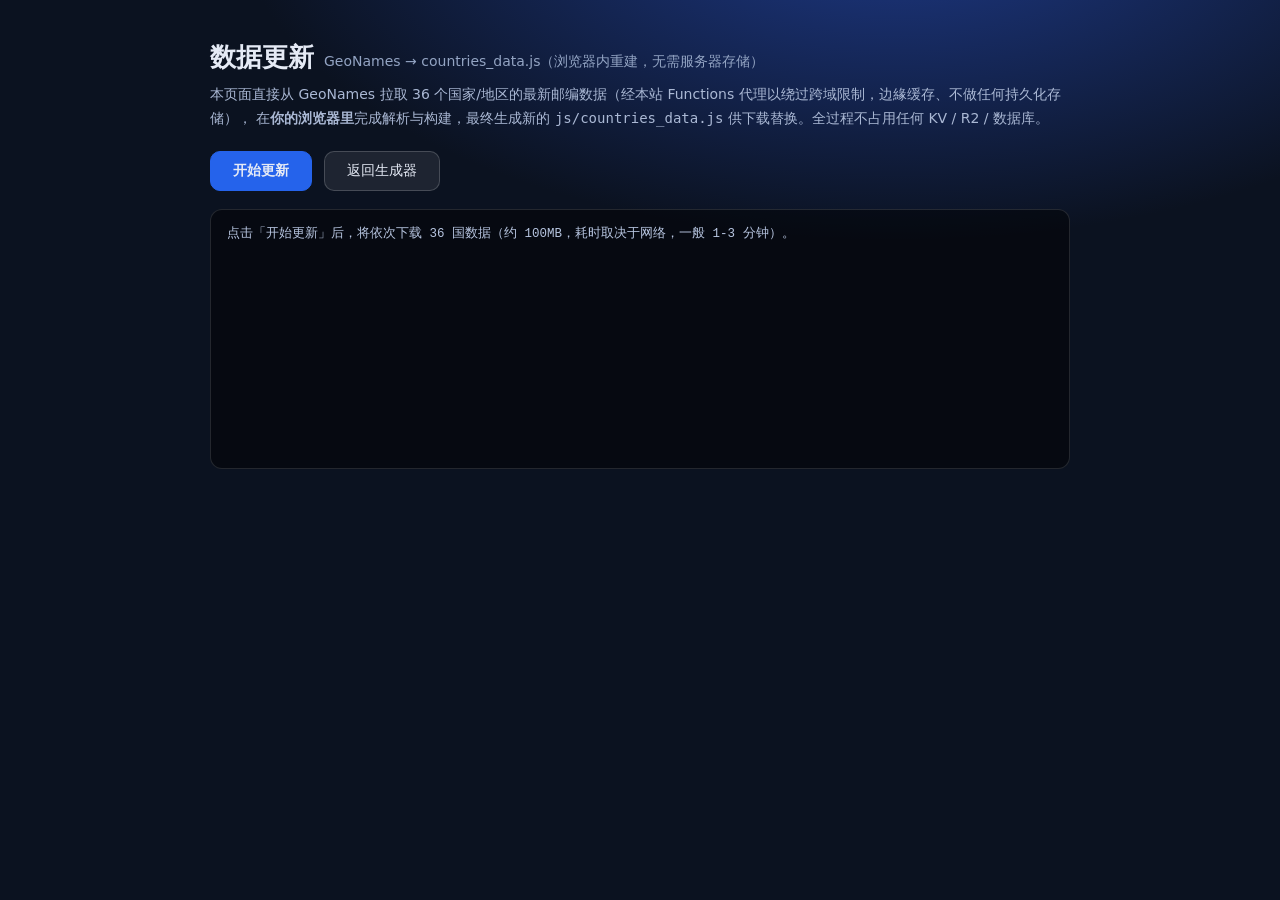
<file: Workers 和 Pages/update.html>
<!DOCTYPE html>
<html lang="zh">
<head>
<meta charset="utf-8">
<meta name="viewport" content="width=device-width, initial-scale=1">
<title>数据更新 · 地址生成器</title>
<style>
  :root { color-scheme: dark; }
  * { box-sizing: border-box; margin: 0; padding: 0; }
  body {
    font-family: "Segoe UI", "Microsoft YaHei", system-ui, sans-serif;
    background: radial-gradient(1200px 600px at 70% -10%, #1e3a8a 0%, #0b1220 55%) fixed, #0b1220;
    color: #e5eaf5; min-height: 100vh; padding: 40px 20px;
  }
  .wrap { max-width: 860px; margin: 0 auto; }
  h1 { font-size: 26px; margin-bottom: 8px; }
  h1 small { font-size: 14px; color: #93a4c3; font-weight: 400; margin-left: 10px; }
  .desc { color: #aab8d4; line-height: 1.7; margin-bottom: 20px; font-size: 14px; }
  .bar { display: flex; gap: 12px; align-items: center; margin-bottom: 18px; flex-wrap: wrap; }
  .btn {
    display: inline-flex; align-items: center; gap: 8px; text-decoration: none;
    padding: 10px 22px; border-radius: 10px; border: 1px solid rgba(255,255,255,.18);
    background: rgba(255,255,255,.08); color: #e5eaf5; font-size: 14px; cursor: pointer;
    transition: .15s;
  }
  .btn:hover { background: rgba(255,255,255,.16); }
  .btn.primary { background: #2563eb; border-color: #2563eb; font-weight: 600; }
  .btn.primary:hover { background: #1d4ed8; }
  .btn:disabled { opacity: .45; cursor: not-allowed; }
  #log {
    background: rgba(0,0,0,.45); border: 1px solid rgba(255,255,255,.12); border-radius: 12px;
    padding: 14px 16px; min-height: 260px; max-height: 420px; overflow: auto;
    font-family: Consolas, "Courier New", monospace; font-size: 12.5px; line-height: 1.75;
    color: #b7c5e0; white-space: pre-wrap; word-break: break-all;
  }
  #log .ok { color: #6ee7a0; }
  #log .skip { color: #fbbf24; }
  #log .err { color: #f87171; }
  #done { margin-top: 18px; background: rgba(37,99,235,.12); border: 1px solid rgba(37,99,235,.45);
          border-radius: 12px; padding: 18px 20px; line-height: 1.8; font-size: 14px; }
  #done code { background: rgba(0,0,0,.4); padding: 2px 7px; border-radius: 6px; font-size: 13px; }
  #done pre { background: rgba(0,0,0,.4); padding: 10px 14px; border-radius: 8px; margin: 8px 0; overflow: auto; }
  .stat { color: #93a4c3; font-size: 13px; margin-left: auto; }
  a { color: #7cb0ff; }
</style>
</head>
<body>
<div class="wrap">
  <h1>数据更新<small>GeoNames → countries_data.js（浏览器内重建，无需服务器存储）</small></h1>
  <p class="desc">
    本页面直接从 GeoNames 拉取 36 个国家/地区的最新邮编数据（经本站 Functions 代理以绕过跨域限制，边緣缓存、不做任何持久化存储），
    在<b>你的浏览器里</b>完成解析与构建，最终生成新的 <code>js/countries_data.js</code> 供下载替换。全过程不占用任何 KV / R2 / 数据库。
  </p>
  <div class="bar">
    <button class="btn primary" id="btnStart">开始更新</button>
    <a class="btn" href="/">返回生成器</a>
    <span class="stat" id="stat"></span>
  </div>
  <pre id="log">点击「开始更新」后，将依次下载 36 国数据（约 100MB，耗时取决于网络，一般 1-3 分钟）。</pre>
  <div id="done" hidden>
    <p><b>✓ 构建完成！</b>文件已生成（<span id="outInfo"></span>）：</p>
    <p style="margin:10px 0"><a class="btn primary" id="dl" download="countries_data.js" href="#">下载 countries_data.js</a></p>
    <p>接下来的两步：</p>
    <p>1. 用下载的文件替换项目中的 <code>js/countries_data.js</code>（本地目录或 GitHub 仓库里同名文件）。</p>
    <p>2. 重新部署：</p>
    <pre>npx wrangler pages deploy .          # 命令行部署
# 或：把替换后的文件推送到 GitHub，若已连接 Git 集成则自动重新部署</pre>
  </div>
</div>

<script>
/* GeoNames 邮编数据构建器（浏览器版）— 与 tools/build_data.py 逻辑一致 */
window.UpdateData = (function () {
  "use strict";

  const COUNTRIES = ["US", "CA", "MX", "BR", "AR", "CL", "CO", "GB", "IE", "FR", "BE",
    "NL", "DE", "AT", "CH", "IT", "ES", "PT", "PL", "SE", "NO", "DK",
    "RU", "TR", "CN", "JP", "KR", "MY", "ID", "TH", "PH", "IN",
    "AE", "ZA", "NZ", "AU"];

  const ZIPS_PER_CITY = 5;          // 每城市保留的邮编样本数
  const US_CITIES_PER_REGION = 80;  // 美国旗舰数据集：每地区最多城市数
  const DEFAULT_QUOTA = 300;        // 非美国国家每国总配额
  const REGION_CAP = 80;            // 配额池内单一地区上限

  const GARBAGE = ["Дти", "ДТИ", "Fudosan", "Sumitomo", "Mitsui", "Biru", "Postfach",
    "Packstation", "Filiale", "Niederlassung", "Geschäftsstelle", "Briefzentrum",
    "Briefkasten", "GmbH", "Gesundheitskasse", "Versicherung", "Spedition",
    "Logistik", "Logistics", "Krankenhaus", "Bundeswehr", "Finanzamt"];
  const HOT_SUFFIX = /\b(County|District|Township|Parish|Prefecture|Division)\b/;
  const WEIRD_REGION_KEY = /^L?\d{6,}$/;
  const US_EXCLUDED = new Set(["AA", "AE", "AP", "", "MH"]);

  // GeoNames US.zip 缺少海外领地且含军事 AA/AE/AP；人工整理的领地城市/邮编，
  // 坐标由人口普查 ZCTA Gazetteer 校验提供（与 tools/build_data.py 完全一致）。
  const TERRITORIES = {
    "PR": {
      "San Juan": ["00901", "00907", "00909", "00911", "00912", "00915", "00917", "00918", "00920", "00921", "00923", "00925", "00926", "00927"],
      "Bayamon": ["00956", "00957", "00959", "00960", "00961"],
      "Carolina": ["00979", "00982", "00983", "00985", "00987"],
      "Ponce": ["00715", "00716", "00717", "00730", "00731"],
      "Caguas": ["00725", "00726", "00727"],
      "Mayaguez": ["00680", "00681", "00682"],
      "Arecibo": ["00612", "00613", "00614"],
      "Guaynabo": ["00965", "00966", "00968", "00969"],
      "Fajardo": ["00738", "00740"],
      "Humacao": ["00791", "00792"],
      "Aguadilla": ["00603", "00605"],
      "Rio Grande": ["00745"],
      "Cayey": ["00736", "00737"],
      "Manati": ["00674"],
      "Toa Baja": ["00949", "00951", "00952"],
      "Vega Baja": ["00693"],
      "Guayama": ["00784", "00785"],
      "Trujillo Alto": ["00976"],
      "Cidra": ["00739"],
      "Gurabo": ["00778"],
      "Juncos": ["00777"],
      "San Lorenzo": ["00754"],
      "Las Piedras": ["00771"],
      "Canovanas": ["00729"],
      "Loiza": ["00772"],
      "Naranjito": ["00719"],
      "Aibonito": ["00705"],
      "Barranquitas": ["00794"],
      "Comerio": ["00782"],
      "Corozal": ["00783"],
      "Coamo": ["00769"],
      "Yauco": ["00698"],
      "San German": ["00683"],
      "Cabo Rojo": ["00623"],
      "Dorado": ["00646"],
      "Isabela": ["00662"],
      "Juana Diaz": ["00795"],
      "Hatillo": ["00659"],
      "Camuy": ["00669"],
      "Barceloneta": ["00617"],
      "Adjuntas": ["00601"],
      "Aguada": ["00602"],
      "Anasco": ["00610"],
      "Guanica": ["00653"],
      "Guayanilla": ["00656"],
      "Lajas": ["00667"],
      "Luquillo": ["00773"],
      "Naguabo": ["00718"],
      "Patillas": ["00723"],
      "Quebradillas": ["00678"],
      "Arroyo": ["00714"],
      "Salinas": ["00751"],
      "Santa Isabel": ["00757"],
      "Villalba": ["00766"],
      "Culebra": ["00775"],
      "Vieques": ["00765"],
      "Jayuya": ["00664"],
      "Maricao": ["00606"],
      "Morovis": ["00687"],
      "Orocovis": ["00720"],
      "Toa Alta": ["00953"],
      "Aguas Buenas": ["00703"]
    },
    "GU": {
      "Hagatna": ["96910"],
      "Mangilao": ["96913"],
      "Santa Rita": ["96915"],
      "Chalan Pago": ["96928"],
      "Yigo": ["96929"]
    },
    "VI": {
      "Charlotte Amalie": ["00802", "00805"],
      "Christiansted": ["00820"],
      "Frederiksted": ["00840"],
      "Kingshill": ["00850", "00851"],
      "Cruz Bay": ["00830"]
    },
    "AS": { "Pago Pago": ["96799"] },
    "MP": { "Saipan": ["96950"], "Rota": ["96951"], "Tinian": ["96952"] }
  };

  /* ---------- 工具 ---------- */
  function isAllCaps(name) {
    const letters = [];
    for (const ch of name) if (/\p{L}/u.test(ch)) letters.push(ch);
    return name.length >= 3 && letters.length > 0 && letters.every(ch => ch === ch.toUpperCase());
  }
  function isCorporate(name) {
    if (name.trim().split(/\s+/).length > 4) return true;
    const low = name.toLowerCase();
    return GARBAGE.some(g => low.includes(g.toLowerCase()));
  }
  function spreadIdx(n, k) {
    if (n <= k) return Array.from({ length: n }, (_, i) => i);
    const s = new Set();
    for (let i = 0; i < k; i++) s.add(Math.round(i * (n - 1) / (k - 1)));
    return [...s].sort((a, b) => a - b);
  }
  const cmpStr = (a, b) => (a < b ? -1 : a > b ? 1 : 0);
  const r4 = x => Math.round(x * 10000) / 10000;
  const avg = arr => arr.reduce((s, x) => s + x, 0) / arr.length;
  function buildTime() {
    const d = new Date(), p = x => String(x).padStart(2, "0");
    return `${d.getFullYear()}-${p(d.getMonth() + 1)}-${p(d.getDate())} ${p(d.getHours())}:${p(d.getMinutes())}:${p(d.getSeconds())}`;
  }

  /* ---------- 最小 zip 读取器（中央目录解析 + DecompressionStream 原生解压） ---------- */
  async function readZipEntry(buf, wantedStem) {
    if (typeof DecompressionStream === "undefined") throw new Error("浏览器过旧，缺少 DecompressionStream，请换用新版 Chrome / Edge / Firefox / Safari");
    const dv = new DataView(buf);
    const len = buf.byteLength;
    let eocd = -1;
    for (let i = len - 22; i >= Math.max(0, len - 65558); i--) {
      if (dv.getUint32(i, true) === 0x06054b50) { eocd = i; break; }
    }
    if (eocd < 0) throw new Error("无效的 zip 文件（未找到 EOCD）");
    const count = dv.getUint16(eocd + 10, true);
    let off = dv.getUint32(eocd + 16, true);
    let best = null;
    const td = new TextDecoder();
    for (let n = 0; n < count; n++) {
      if (dv.getUint32(off, true) !== 0x02014b50) break;
      const method = dv.getUint16(off + 10, true);
      const csize = dv.getUint32(off + 20, true);
      const nameLen = dv.getUint16(off + 28, true);
      const extraLen = dv.getUint16(off + 30, true);
      const cmtLen = dv.getUint16(off + 32, true);
      const lho = dv.getUint32(off + 42, true);
      const name = td.decode(new Uint8Array(buf, off + 46, nameLen));
      if (/\.txt$/i.test(name)) {
        const stem = name.replace(/\.[^.]*$/, "").toUpperCase();
        if (stem === wantedStem.toUpperCase()) { best = { method, csize, lho }; break; }
        if (!best) best = { method, csize, lho }; // 兜底：唯一/最大的 .txt
      }
      off += 46 + nameLen + extraLen + cmtLen;
    }
    if (!best) throw new Error("zip 内未找到数据文件 " + wantedStem);
    const lnLen = dv.getUint16(best.lho + 26, true);
    const lxLen = dv.getUint16(best.lho + 28, true);
    const start = best.lho + 30 + lnLen + lxLen;
    const comp = new Uint8Array(buf, start, best.csize);
    if (best.method === 0) return comp; // stored（未压缩）
    if (best.method !== 8) throw new Error("不支持的压缩方式 " + best.method);
    const stream = new Blob([comp]).stream().pipeThrough(new DecompressionStream("deflate-raw"));
    return new Uint8Array(await new Response(stream).arrayBuffer());
  }

  /* ---------- 解析（对应 build_data.py 的 parse） ---------- */
  function parseText(cc, text) {
    const regions = new Map(); // rkey -> { name, cities: Map(city -> {zips:Set, lat:[], lng:[]}) }
    for (let raw of text.split("\n")) {
      const cols = raw.replace(/\r$/, "").split("\t");
      if (cols.length < 11) continue;
      const zip_ = cols[1], city = cols[2];
      const rname = (cols[3] || "").trim(), rcode = (cols[4] || "").trim();
      if (!zip_ || !city) continue;
      if (cc === "US" && (US_EXCLUDED.has(rcode) || US_EXCLUDED.has(rname))) continue;
      const lat = parseFloat(cols[9]), lng = parseFloat(cols[10]);
      if (!Number.isFinite(lat) || !Number.isFinite(lng)) continue;
      const key = rcode || rname || cc;
      if (cc === "GB" && (key === "GB" || WEIRD_REGION_KEY.test(key))) continue;
      let reg = regions.get(key);
      if (!reg) { reg = { name: rname || rcode || cc, cities: new Map() }; regions.set(key, reg); }
      if (isAllCaps(city) || isCorporate(city)) continue; // 企业/邮政服务条目
      let c = reg.cities.get(city);
      if (!c) { c = { zips: new Set(), lat: [], lng: [] }; reg.cities.set(city, c); }
      c.zips.add(zip_); c.lat.push(lat); c.lng.push(lng);
    }
    return regions;
  }

  /* ---------- ZCTA 坐标表 + 美国海外领地合并 ---------- */
  function parseZcta(text) {
    const zcta = new Map();
    let first = true;
    for (let raw of text.split("\n")) {
      if (first) { first = false; continue; } // 表头
      const cols = raw.trim().split(/\s+/);
      if (cols.length >= 7 && /^\d{5}$/.test(cols[0])) {
        const lat = parseFloat(cols[5]), lng = parseFloat(cols[6]);
        if (Number.isFinite(lat) && Number.isFinite(lng)) zcta.set(cols[0], [lat, lng]);
      }
    }
    return zcta;
  }
  function mergeUSTerritories(regions, zcta) {
    for (const [st, citymap] of Object.entries(TERRITORIES)) {
      const cities = new Map();
      for (const [city, zips] of Object.entries(citymap)) {
        const valid = zips.filter(z => zcta.has(z));
        if (!valid.length) continue;
        const lat = avg(valid.map(z => zcta.get(z)[0]));
        const lng = avg(valid.map(z => zcta.get(z)[1]));
        let c = cities.get(city);
        if (!c) { c = { zips: new Set(), lat: [], lng: [] }; cities.set(city, c); }
        valid.forEach(z => c.zips.add(z));
        c.lat.push(lat); c.lng.push(lng);
      }
      if (cities.size) regions.set(st, { name: null, cities });
    }
    return regions;
  }

  /* ---------- 构建（对应 build_data.py 的 build_country） ---------- */
  function buildCountry(cc, regions) {
    const ranked = [];
    for (const [rkey, reg] of regions) {
      for (const [cname, c] of reg.cities) {
        ranked.push({ w: c.zips.size, r: rkey, n: cname,
          z: [...c.zips].sort(), lat: avg(c.lat), lng: avg(c.lng) });
      }
    }
    const byCount = (a, b) => b.w - a.w || cmpStr(a.n, b.n);
    const cityEntry = e => ({
      n: e.n,
      z: e.z.length > ZIPS_PER_CITY ? spreadIdx(e.z.length, ZIPS_PER_CITY).map(i => e.z[i]) : e.z,
      c: [r4(e.lat), r4(e.lng)],
      w: e.w,
    });
    const picked = new Map();
    const byRegion = new Map();
    for (const e of ranked) {
      if (!byRegion.has(e.r)) byRegion.set(e.r, []);
      byRegion.get(e.r).push(e);
    }
    if (cc === "US") {
      for (const [rkey, lst] of byRegion) {
        const top = lst.slice().sort(byCount).slice(0, US_CITIES_PER_REGION);
        picked.set(rkey, top.sort((a, b) => cmpStr(a.n, b.n)).map(cityEntry));
      }
    } else {
      for (const [rkey, lst] of byRegion) {
        const top = lst.slice().sort(byCount)[0];
        picked.set(rkey, [cityEntry(top)]);
      }
      let quota = DEFAULT_QUOTA - [...picked.values()].reduce((s, l) => s + l.length, 0);
      for (const e of ranked.slice().sort(byCount)) {
        if (quota <= 0) break;
        const pl = picked.get(e.r);
        if (pl.length >= REGION_CAP) continue;
        if (pl.some(p => p.n === e.n)) continue;
        pl.push(cityEntry(e));
        quota--;
      }
    }
    const regionsOut = {};
    for (const rkey of [...picked.keys()].sort()) {
      const cities = picked.get(rkey).slice().sort((a, b) => cmpStr(a.n, b.n));
      cities.forEach(c => delete c.w);
      regionsOut[rkey] = { n: regions.get(rkey).name, cities };
    }
    const rankedAll = ranked.slice().sort(byCount);
    const hotList = rankedAll.filter(e => !HOT_SUFFIX.test(e.n));
    const hot = (hotList.length ? hotList : rankedAll).slice(0, 16)
      .map(e => ({ n: e.n, r: e.r }));
    return { regions: regionsOut, hot };
  }

  /* ---------- 单国/全部运行 ---------- */
  async function fetchZipBytes(cc) {
    const r = await fetch("/api/zip/" + cc);
    if (!r.ok) throw new Error("代理请求失败 HTTP " + r.status);
    return r.arrayBuffer();
  }
  async function fetchGazBytes() {
    const r = await fetch("/api/gaz");
    if (!r.ok) throw new Error("ZCTA 请求失败 HTTP " + r.status);
    return r.arrayBuffer();
  }
  async function runOne(cc, zctaRef) {
    const buf = await fetchZipBytes(cc);
    const u8 = await readZipEntry(buf, cc);
    const text = new TextDecoder().decode(u8);
    const regions = parseText(cc, text);
    if (cc === "US") {
      if (!zctaRef.map) {
        try {
          const gz = await fetchGazBytes();
          const gu8 = await readZipEntry(gz, "2023_Gaz_zcta_national");
          zctaRef.map = parseZcta(new TextDecoder().decode(gu8));
        } catch (e) {
          zctaRef.map = new Map(); // 与 build_data.py 一致：无 ZCTA 时仅跳过领地
          zctaRef.warn = String(e.message || e);
        }
      }
      mergeUSTerritories(regions, zctaRef.map);
    }
    const built = buildCountry(cc, regions);
    const nRegions = Object.keys(built.regions).length;
    const nCities = Object.values(built.regions).reduce((s, r) => s + r.cities.length, 0);
    return { built, nRegions, nCities };
  }
  async function runAll(onLine) {
    const out = {};
    const zctaRef = { map: null };
    let skipped = 0;
    for (const cc of COUNTRIES) {
      try {
        onLine(`下载 ${cc} …`);
        const { built, nRegions, nCities } = await runOne(cc, zctaRef);
        out[cc] = built;
        onLine(`OK ${cc}: regions=${nRegions} cities=${nCities}`, "ok");
      } catch (e) {
        skipped++;
        onLine(`SKIP ${cc}: ${e.message || e}`, "skip");
      }
    }
    if (zctaRef.warn) onLine(`!! ZCTA 坐标表不可用（${zctaRef.warn}），美国海外领地将被跳过`, "skip");
    const totalC = Object.values(out).reduce((s, c) =>
      s + Object.values(c.regions).reduce((s2, r) => s2 + r.cities.length, 0), 0);
    onLine("", "ok");
    onLine(`countries=${Object.keys(out).length} total_cities=${totalC}`, "ok");
    if (!Object.keys(out).length) throw new Error("没有任何国家构建成功");
    const js = "/* Auto-generated by update.html (Cloudflare browser builder) - DO NOT EDIT.\n" +
      "   Source: GeoNames postal datasets https://download.geonames.org/export/zip/ (CC BY 4.0). */\n" +
      `window.ADDR_DATA_BUILD_TIME = "${buildTime()}";\n` +
      "window.ADDR_COUNTRIES = " + JSON.stringify(out) + ";\n";
    return { js, count: Object.keys(out).length, skipped };
  }

  return { runAll, runOne, buildTime };
})();
</script>

<script>
/* 页面交互 */
(function () {
  const $ = id => document.getElementById(id);
  const log = $("log"), btn = $("btnStart"), stat = $("stat"), done = $("done");
  let running = false;
  function line(msg, cls) {
    const el = document.createElement("span");
    if (cls) el.className = cls;
    el.textContent = msg + "\n";
    log.appendChild(el);
    log.scrollTop = log.scrollHeight;
  }
  btn.addEventListener("click", async () => {
    if (running) return;
    running = true;
    btn.disabled = true;
    btn.textContent = "更新中…";
    done.hidden = true;
    log.textContent = "";
    const t0 = Date.now();
    try {
      const res = await window.UpdateData.runAll(line);
      const blob = new Blob([res.js], { type: "text/javascript" });
      const url = URL.createObjectURL(blob);
      $("dl").href = url;
      $("outInfo").textContent = (blob.size / 1024).toFixed(0) + " KB，" +
        res.count + " 国" + (res.skipped ? "，跳过 " + res.skipped + " 国" : "");
      const sec = Math.round((Date.now() - t0) / 1000);
      stat.textContent = `耗时 ${Math.floor(sec / 60)}分${sec % 60}秒`;
      done.hidden = false;
      line("✓ 构建完成，点击下方按钮下载 countries_data.js", "ok");
    } catch (e) {
      line("✗ 更新失败：" + (e.message || e), "err");
      stat.textContent = "";
    } finally {
      running = false;
      btn.disabled = false;
      btn.textContent = "开始更新";
    }
  });
})();
</script>
</body>
</html>
</file>
<file: css/style.css>
/* 美国地址生成器 - style.css */
:root {
  --blue-600: #2563eb;
  --blue-700: #1d4ed8;
  --blue-500: #3b82f6;
  --blue-100: #dbeafe;
  --blue-50: #eff6ff;
  --ink: #0f172a;
  --ink-2: #334155;
  --muted: #64748b;
  --line: #e5eaf1;
  --bg: #f4f7fb;
  --card: #ffffff;
  --radius: 16px;
  --shadow: 0 1px 2px rgba(15, 23, 42, .04), 0 8px 24px -12px rgba(15, 23, 42, .12);
}
* { box-sizing: border-box; }
html { scroll-behavior: smooth; }
body {
  margin: 0;
  font-family: "Inter", "Segoe UI", "Microsoft YaHei", "PingFang SC", system-ui, -apple-system, sans-serif;
  color: var(--ink);
  background: var(--bg);
  -webkit-font-smoothing: antialiased;
}
button { font-family: inherit; cursor: pointer; }
a { color: var(--blue-600); text-decoration: none; }
svg { fill: currentColor; }

/* ============ 导航 ============ */
.nav {
  position: sticky; top: 0; z-index: 50;
  background: rgba(255, 255, 255, .92);
  backdrop-filter: blur(10px);
  border-bottom: 1px solid var(--line);
}
.nav-inner {
  max-width: 1200px; margin: 0 auto; padding: 0 20px;
  height: 58px; display: flex; align-items: center; justify-content: space-between;
}
.brand { display: flex; align-items: center; gap: 10px; color: var(--ink); font-weight: 700; }
.brand-logo {
  width: 32px; height: 32px; border-radius: 9px;
  background: linear-gradient(135deg, var(--blue-500), var(--blue-700));
  color: #fff; display: grid; place-items: center;
  box-shadow: 0 4px 10px -2px rgba(37, 99, 235, .5);
}
.brand-logo svg { width: 18px; height: 18px; }
.brand-name { font-size: 16.5px; letter-spacing: .2px; }
.nav-links { display: flex; align-items: center; gap: 26px; }
.nav-links > a { color: var(--ink-2); font-size: 14px; }
.nav-links > a:hover { color: var(--blue-600); }
.lang-wrap { position: relative; }
.lang-btn {
  display: flex; align-items: center; gap: 6px;
  border: 0; background: none; color: var(--ink-2); font-size: 14px; padding: 6px 4px;
}
.lang-btn svg { width: 16px; height: 16px; }
.lang-btn .caret { width: 14px; height: 14px; color: var(--muted); }
.lang-menu {
  position: absolute; right: 0; top: calc(100% + 6px);
  background: #fff; border: 1px solid var(--line); border-radius: 10px;
  box-shadow: var(--shadow); min-width: 132px; overflow: hidden; padding: 4px;
}
.lang-menu button {
  display: block; width: 100%; text-align: left; padding: 8px 10px;
  border: 0; background: none; border-radius: 7px; font-size: 13.5px; color: var(--ink-2);
}
.lang-menu button:hover { background: var(--blue-50); color: var(--blue-700); }
.lang-menu button.active { color: var(--blue-600); font-weight: 600; }

/* ============ Hero ============ */
.hero {
  background:
    radial-gradient(900px 340px at 8% -10%, rgba(255, 255, 255, .16), transparent 60%),
    radial-gradient(700px 300px at 96% 0%, rgba(147, 197, 253, .25), transparent 55%),
    linear-gradient(120deg, #1e50c8 0%, #2563eb 45%, #3b82f6 100%);
  color: #fff;
}
.hero-inner {
  max-width: 1200px; margin: 0 auto; padding: 54px 20px 58px;
  display: grid; grid-template-columns: 1.2fr auto; gap: 44px; align-items: center;
}
.hero-right { display: flex; gap: 18px; align-items: stretch; flex-wrap: wrap; justify-content: flex-end; max-width: 760px; }
.hero-badge {
  display: inline-flex; align-items: center; gap: 8px;
  background: rgba(255, 255, 255, .14); border: 1px solid rgba(255, 255, 255, .22);
  padding: 7px 14px; border-radius: 999px; font-size: 12.5px; color: #dbeafe;
}
.hero-badge svg { width: 13px; height: 13px; }
.hero h1 {
  margin: 18px 0 10px; font-size: 44px; line-height: 1.15;
  letter-spacing: .5px; font-weight: 800;
}
.hero-sub { margin: 0 0 26px; color: #cfe0ff; font-size: 16.5px; }
.hero-feats { display: flex; flex-wrap: wrap; gap: 10px 26px; }
.feat { display: flex; align-items: center; gap: 8px; font-size: 13px; color: #dbeafe; }
.feat svg { width: 15px; height: 15px; flex: none; }

.hero-card {
  background: rgba(255, 255, 255, .12);
  border: 1px solid rgba(255, 255, 255, .22);
  border-radius: 20px; padding: 20px;
  backdrop-filter: blur(6px);
  box-shadow: 0 24px 48px -24px rgba(2, 20, 80, .55);
  width: 340px; flex: none;
  display: flex; flex-direction: column;
}
.country-card { width: 300px; }
.hero-card-head { display: flex; align-items: center; gap: 12px; }
.hero-card-icon {
  width: 40px; height: 40px; border-radius: 12px; flex: none;
  background: rgba(255, 255, 255, .18); display: grid; place-items: center;
}
.hero-card-icon svg { width: 20px; height: 20px; }
.hero-card-title { display: flex; flex-direction: column; gap: 1px; min-width: 0; flex: 1; }
.hero-card-title .hint { font-size: 12px; color: #b9d0fb; }
.hero-card-title strong { font-size: 17px; white-space: nowrap; overflow: hidden; text-overflow: ellipsis; }
.hero-card-head .ok { width: 20px; height: 20px; color: #6ee7a0; flex: none; }
.hero-addr {
  margin-top: 14px; width: 100%; text-align: left;
  background: rgba(9, 30, 100, .35); border: 1px solid rgba(255, 255, 255, .14);
  color: #eaf2ff; font-size: 13.5px; line-height: 1.55;
  border-radius: 12px; padding: 13px 14px; min-height: 46px;
}
.hero-addr:hover { border-color: rgba(255, 255, 255, .4); }
.hero-block {
  margin-top: 8px; width: 100%; height: 32px;
  display: flex; align-items: center; justify-content: center; gap: 7px;
  background: rgba(255, 255, 255, .13); border: 1px dashed rgba(255, 255, 255, .35);
  color: #eaf2ff; font-size: 12.5px; font-weight: 600; font-family: inherit;
  border-radius: 10px; transition: background .15s ease;
}
.hero-block svg { width: 13px; height: 13px; }
.hero-block:hover { background: rgba(255, 255, 255, .24); }
.hero-stats { display: grid; grid-template-columns: 1fr 1fr; gap: 12px; margin-top: 14px; }
.stat {
  background: rgba(9, 30, 100, .3); border: 1px solid rgba(255, 255, 255, .12);
  border-radius: 12px; padding: 12px 14px;
  display: flex; align-items: baseline; justify-content: space-between; gap: 8px;
}
.stat strong { font-size: 22px; }
.stat span { font-size: 12px; color: #b9d0fb; }
.hero-stats.small { margin-top: auto; gap: 8px; }
.hero-stats.small .stat { padding: 9px 12px; }
.stat.ver { justify-content: center; }
.stat.ver span { font-size: 11px; color: #9fc0f7; white-space: nowrap; overflow: hidden; text-overflow: ellipsis; }
.stat.updbtn {
  border: 1px solid rgba(255, 255, 255, .3); background: rgba(255, 255, 255, .14);
  color: #eaf2ff; font-size: 12.5px; font-weight: 600; font-family: inherit;
  cursor: pointer; justify-content: center; align-items: center; gap: 6px;
  transition: background .15s ease;
}
.stat.updbtn svg { width: 13px; height: 13px; }
.stat.updbtn:hover { background: rgba(255, 255, 255, .24); }

/* 国家选择卡片 */
.country-select {
  margin-top: 14px; width: 100%; height: 40px; padding: 0 10px;
  background: rgba(9, 30, 100, .35); color: #eaf2ff;
  border: 1px solid rgba(255, 255, 255, .22); border-radius: 11px;
  font-size: 13.5px; font-family: inherit; outline: none; cursor: pointer;
}
.country-select:focus { border-color: rgba(255, 255, 255, .55); }
.country-select option { color: #0f172a; background: #fff; }
.flag-chips { display: grid; grid-template-columns: repeat(6, 1fr); gap: 8px; margin-top: 12px; }
.flag-chip {
  height: 38px; border-radius: 10px; font-size: 19px; line-height: 1;
  background: rgba(9, 30, 100, .3); border: 1px solid rgba(255, 255, 255, .12);
  cursor: pointer; transition: all .15s ease; padding: 0;
}
.flag-chip:hover { background: rgba(255, 255, 255, .2); transform: translateY(-1px); }
.flag-chip.active { border-color: #93c5fd; background: rgba(147, 197, 253, .28); box-shadow: 0 0 0 2px rgba(147, 197, 253, .35); }
.country-foot { margin-top: 12px; }
.mini-btn {
  width: 100%; display: flex; align-items: center; justify-content: center; gap: 7px;
  height: 34px; border-radius: 10px; font-size: 12.5px; font-weight: 600; font-family: inherit;
  background: rgba(255, 255, 255, .1); border: 1px solid rgba(255, 255, 255, .22);
  color: #dbeafe; cursor: pointer; transition: background .15s ease;
}
.mini-btn svg { width: 13px; height: 13px; }
.mini-btn:hover { background: rgba(255, 255, 255, .2); }

/* ============ 主体布局 ============ */
.main { max-width: 1200px; margin: 0 auto; padding: 34px 20px 20px; }
.grid { display: grid; grid-template-columns: minmax(0, 1fr) minmax(0, 1.08fr) 340px; gap: 20px; align-items: start; }
.col { display: flex; flex-direction: column; gap: 20px; min-width: 0; }

.card {
  background: var(--card); border: 1px solid var(--line);
  border-radius: var(--radius); box-shadow: var(--shadow);
  padding: 18px 18px 8px;
}
.card h2 {
  display: flex; align-items: center; gap: 10px;
  margin: 0 0 6px; font-size: 15.5px; font-weight: 700; color: var(--ink);
}
.card h2 .hlink { margin-left: auto; font-size: 12.5px; }
.cicon {
  width: 30px; height: 30px; border-radius: 9px; flex: none;
  display: grid; place-items: center;
  background: var(--blue-50); color: var(--blue-600);
}
.cicon svg { width: 16px; height: 16px; }

.rows { display: flex; flex-direction: column; }
.row {
  display: flex; align-items: center; gap: 10px;
  padding: 11px 4px; border-bottom: 1px solid #f0f3f8;
}
.row:last-child { border-bottom: 0; }
.lb { flex: none; width: 84px; color: var(--muted); font-size: 13px; }
.val { flex: 1; min-width: 0; font-size: 13.5px; font-weight: 600; color: var(--ink-2); word-break: break-all; }
.cp {
  flex: none; width: 30px; height: 30px; border-radius: 8px; border: 0;
  background: transparent; color: #b3bdcc; display: grid; place-items: center;
  transition: all .15s ease;
}
.cp svg { width: 15px; height: 15px; }
.cp:hover { background: var(--blue-50); color: var(--blue-600); }
.cp.done { color: #16a34a; }

.hlink.asbtn { border: 0; background: none; padding: 0; font-size: 12.5px; }

/* 快速操作 */
.quick { display: flex; flex-direction: column; gap: 10px; padding: 8px 0 10px; }
.btn {
  display: flex; align-items: center; justify-content: center; gap: 8px;
  border-radius: 11px; font-size: 13.5px; font-weight: 600;
  padding: 10.5px 12px; border: 1px solid transparent; transition: all .15s ease;
}
.btn svg { width: 15px; height: 15px; }
.btn.solid { background: var(--blue-600); color: #fff; box-shadow: 0 6px 14px -6px rgba(37, 99, 235, .6); }
.btn.solid:hover { background: var(--blue-700); }
.btn.soft { background: var(--blue-50); color: var(--blue-700); border-color: #dbe7fd; }
.btn.soft:hover { background: var(--blue-100); }
.btn.ghost { background: #fff; color: var(--ink-2); border-color: var(--line); }
.btn.ghost:hover { border-color: #c9d5e8; color: var(--blue-700); }
.btn.full { width: 100%; }
.btn:active { transform: translateY(1px); }
.btn:disabled { opacity: .45; cursor: not-allowed; transform: none; }
.btn:disabled:hover { background: var(--blue-50); }

/* 筛选选项 */
.filters { display: flex; flex-direction: column; gap: 8px; padding: 8px 0 12px; }
.flb { font-size: 12.5px; color: var(--muted); margin-top: 4px; }
.filters select {
  width: 100%; height: 38px; padding: 0 10px;
  border: 1px solid var(--line); border-radius: 10px;
  background: #fbfcfe; color: var(--ink-2); font-size: 13.5px; font-family: inherit;
  outline: none;
}
.filters select:focus { border-color: var(--blue-500); box-shadow: 0 0 0 3px rgba(59, 130, 246, .15); }
.chk { display: flex; gap: 9px; align-items: flex-start; margin: 8px 0 6px; cursor: pointer; }
.chk input { margin-top: 3px; accent-color: var(--blue-600); width: 15px; height: 15px; flex: none; }
.chk span { display: flex; flex-direction: column; gap: 3px; }
.chk b { font-size: 13px; color: var(--ink-2); font-weight: 600; }
.chk i { font-style: normal; font-size: 11.5px; color: var(--muted); line-height: 1.5; }

/* 热门城市 */
.hot-grid { display: grid; grid-template-columns: 1fr 1fr; gap: 9px; padding: 10px 0 12px; }
.hot-grid.collapsed { grid-auto-rows: 0; overflow: hidden; gap: 0; padding-bottom: 0; }
.hot-chip {
  display: flex; align-items: center; gap: 7px;
  padding: 9px 11px; border: 1px solid var(--line); border-radius: 10px;
  background: #fbfcfe; color: var(--ink-2); font-size: 13px; justify-content: flex-start;
}
.hot-chip svg { width: 13px; height: 13px; color: var(--blue-500); flex: none; }
.hot-chip:hover { border-color: var(--blue-500); color: var(--blue-700); background: var(--blue-50); }
.hot-chip.collapsed-hide { display: none; }

/* 地图 */
.map-wrap { border-radius: 12px; overflow: hidden; border: 1px solid var(--line); margin: 8px 0 4px; }
.map-wrap iframe { display: block; width: 100%; height: 300px; border: 0; }
.map-src { font-size: 11.5px; color: var(--muted); margin: 0 0 10px; }

/* ============ 账单地址表单（Google 表单样式，逐字段可复制） ============ */
.billing-form { padding: 8px 0 12px; }
.bf-grid { display: grid; grid-template-columns: 1fr 1fr; gap: 14px 16px; }
.bf-field {
  position: relative; display: flex; flex-direction: column; gap: 6px;
  min-width: 0; padding: 9px 12px 8px;
  border: 1px solid #dadce0; border-radius: 8px; background: #fff;
  cursor: pointer;
  transition: border-color .15s ease, box-shadow .15s ease, background .15s ease;
}
.bf-field.full { grid-column: 1 / -1; }
.bf-field:hover { border-color: #a8b0bd; background: #fcfdff; }
.bf-field:active { border-color: var(--blue-500); }
.bf-field.done { border-color: var(--blue-600); box-shadow: 0 0 0 3px rgba(59, 130, 246, .16); }
.bf-label { font-size: 11.5px; line-height: 1.2; color: #5f6368; user-select: none; }
.bf-field.done .bf-label { color: var(--blue-600); font-weight: 600; }
.bf-field input {
  width: 100%; margin: 0; padding: 0; border: 0; background: none;
  font: inherit; font-size: 14px; font-weight: 600; color: var(--ink);
  outline: none; cursor: pointer; text-overflow: ellipsis;
}
.bf-info { position: absolute; right: 12px; top: 50%; transform: translateY(-50%); color: #5f6368; pointer-events: none; }
.bf-info svg { width: 16px; height: 16px; }
#bfGstField input { padding-right: 24px; }
.bf-actions { display: flex; gap: 10px; margin-top: 14px; }
.bf-actions .btn { flex: 1; }
.bf-hint { margin: 10px 0 0; font-size: 11.5px; color: var(--muted); line-height: 1.6; }

/* ============ 页脚 ============ */
.foot {
  max-width: 1200px; margin: 0 auto; padding: 10px 20px 40px;
  color: var(--muted); font-size: 12.5px; line-height: 1.7; text-align: center;
}
.foot .muted { color: #94a3b8; font-size: 12px; }

/* ============ 模态框 ============ */
.modal-mask[hidden] { display: none; }
.modal-mask {
  position: fixed; inset: 0; z-index: 100;
  background: rgba(15, 23, 42, .45); backdrop-filter: blur(3px);
  display: grid; place-items: center; padding: 24px;
}
.modal {
  position: relative; width: min(720px, 100%); max-height: 82vh; overflow: auto;
  background: #fff; border-radius: 18px; padding: 28px 30px;
  box-shadow: 0 30px 80px -20px rgba(2, 20, 80, .45);
}
.modal-x {
  position: sticky; top: 0; float: right; margin: -10px -10px 0 0;
  width: 32px; height: 32px; border: 0; border-radius: 9px;
  background: #f1f5f9; color: var(--muted); display: grid; place-items: center;
}
.modal-x svg { width: 15px; height: 15px; }
.modal-x:hover { background: #e2e8f0; color: var(--ink); }
.modal-body h3 { margin: 4px 0 14px; font-size: 19px; color: var(--ink); }
.modal-body h4 { margin: 18px 0 6px; font-size: 14.5px; color: var(--ink-2); }
.modal-body p, .modal-body li { font-size: 13.5px; color: var(--muted); line-height: 1.75; }
.modal-body ul, .modal-body ol { padding-left: 20px; margin: 6px 0; }
.modal-body code {
  background: var(--blue-50); color: var(--blue-700);
  padding: 1.5px 6px; border-radius: 6px; font-size: 12.5px;
}
.modal-body pre {
  background: #0f172a; color: #dbeafe; padding: 14px 16px; border-radius: 12px;
  overflow-x: auto; font-size: 12.5px; line-height: 1.6;
}
.modal-body table { border-collapse: collapse; width: 100%; font-size: 13px; margin: 8px 0; }
.modal-body th, .modal-body td { border: 1px solid var(--line); padding: 7px 10px; text-align: left; color: var(--ink-2); }
.modal-body th { background: #f8fafc; }

/* ============ Toast ============ */
.toast {
  position: fixed; left: 50%; bottom: 34px; transform: translateX(-50%);
  background: #0f172a; color: #fff; font-size: 13px;
  padding: 10px 18px; border-radius: 999px; z-index: 200;
  box-shadow: 0 12px 30px -8px rgba(2, 20, 80, .5);
  animation: toast-in .18s ease;
}
@keyframes toast-in { from { opacity: 0; transform: translate(-50%, 8px); } }

/* ============ 响应式 ============ */
@media (max-width: 1080px) {
  .grid { grid-template-columns: 1fr 1fr; }
  .col.side { grid-column: 1 / -1; display: grid; grid-template-columns: repeat(auto-fit, minmax(280px, 1fr)); }
}
@media (max-width: 1280px) {
  .hero-inner { grid-template-columns: 1fr; }
  .hero-right { justify-content: flex-start; }
}
@media (max-width: 880px) {
  .hero-inner { grid-template-columns: 1fr; gap: 30px; padding: 40px 20px 44px; }
  .hero h1 { font-size: 34px; }
  .grid { grid-template-columns: 1fr; }
  .hero-card, .country-card { width: 100%; }
}
@media (max-width: 620px) {
  .bf-grid { grid-template-columns: 1fr; }
  .bf-actions { flex-direction: column; }
}
@media (max-width: 560px) {
  .nav-links > a { display: none; }
  .brand-name { font-size: 15px; }
}

/* ============ 顶部导航扩展 ============ */
.nav-btn-link {
  display: inline-flex; align-items: center; gap: 5px;
  border: 0; background: none; font-size: 14px; color: var(--ink-2);
  padding: 6px 8px; border-radius: 8px; transition: all .15s ease;
}
.nav-btn-link:hover { color: var(--blue-600); background: var(--blue-50); }
.nav-ic { width: 15px; height: 15px; flex: none; }
.nav-badge {
  background: var(--blue-600); color: #fff; font-size: 11px; font-weight: 700;
  padding: 1px 6px; border-radius: 999px; line-height: 1.2;
}

/* ============ IP 区域预选条 ============ */
.ip-panel {
  max-width: 1200px; margin: 24px auto 0; padding: 16px 22px;
  background: #fff; border: 1px solid var(--line); border-radius: 16px;
  box-shadow: var(--shadow);
  display: flex; flex-direction: column; gap: 14px;
}
.ip-head { display: flex; align-items: center; gap: 12px; flex-wrap: wrap; }
.ip-tag {
  width: 32px; height: 32px; border-radius: 9px;
  background: var(--blue-50); color: var(--blue-600);
  display: grid; place-items: center; flex: none;
}
.ip-tag svg { width: 17px; height: 17px; }
.ip-desc { display: flex; flex-direction: column; gap: 2px; flex: 1; min-width: 240px; }
.ip-desc strong { font-size: 15px; color: var(--ink); }
.ip-desc .ip-sub { font-size: 12.5px; color: var(--muted); }
.ip-status-badge {
  display: inline-flex; align-items: center; gap: 6px;
  background: #ecfdf5; border: 1px solid #a7f3d0; color: #065f46;
  padding: 4px 12px; border-radius: 999px; font-size: 12px; font-weight: 500;
}
.ip-status-badge.error { background: #fef2f2; border-color: #fecaca; color: #991b1b; }
.ip-status-badge.warning { background: #fffbeb; border-color: #fde68a; color: #92400e; }
.ip-body { display: flex; gap: 12px; align-items: center; flex-wrap: wrap; }
.ip-field { display: flex; gap: 8px; flex: 1; min-width: 280px; }
.ip-field input {
  flex: 1; padding: 10px 14px; border: 1px solid var(--line); border-radius: 10px;
  background: #fbfcfe; color: var(--ink); font-size: 13.5px; outline: none;
  font-family: inherit;
}
.ip-field input:focus { border-color: var(--blue-500); box-shadow: 0 0 0 3px rgba(59, 130, 246, .15); }
.ip-auto-btn { white-space: nowrap; }

/* ============ 分段控制 (Segmented Tabs) ============ */
.card-head-bar {
  display: flex; align-items: center; justify-content: space-between;
  gap: 12px; margin-bottom: 12px; flex-wrap: wrap;
}
.card-head-bar h2 { margin: 0; }
.seg-tabs {
  display: inline-flex; background: #f1f5f9; border-radius: 8px; padding: 2px;
  gap: 2px; border: 1px solid var(--line);
}
.seg-tab {
  border: 0; background: none; font-size: 12px; padding: 4px 10px;
  border-radius: 6px; color: var(--muted); font-weight: 500; transition: all .15s ease;
}
.seg-tab:hover { color: var(--ink); }
.seg-tab.active { background: #fff; color: var(--blue-600); font-weight: 600; box-shadow: 0 1px 3px rgba(0,0,0,.08); }

/* ============ 大洲标签 ============ */
.continent-tabs {
  display: flex; gap: 5px; overflow-x: auto; padding: 6px 0 8px;
  scrollbar-width: none;
}
.continent-tabs::-webkit-scrollbar { display: none; }
.continent-chip {
  flex: none; border: 1px solid var(--line); background: #fbfcfe;
  color: var(--ink-2); font-size: 11.5px; padding: 4px 8px; border-radius: 7px;
  transition: all .12s ease;
}
.continent-chip:hover { border-color: var(--blue-500); color: var(--blue-600); }
.continent-chip.active { background: var(--blue-600); color: #fff; border-color: var(--blue-600); }

/* ============ 收藏星标 ============ */
.hero-fav-btn {
  background: none; border: 0; padding: 4px; color: #cbd5e1; border-radius: 6px;
  display: grid; place-items: center; transition: color .15s, transform .15s; margin-left: auto;
}
.hero-fav-btn svg { width: 18px; height: 18px; }
.hero-fav-btn:hover { color: #f59e0b; transform: scale(1.15); }
.hero-fav-btn.active { color: #f59e0b; }
.hero-fav-btn.active svg { fill: #f59e0b; }

/* ============ 可搜索 Combobox ============ */
.combobox-wrap { position: relative; margin-bottom: 10px; }
.combo-input-box {
  display: flex; align-items: center; position: relative;
  border: 1px solid var(--line); border-radius: 10px; background: #fbfcfe;
}
.combo-input-box:focus-within { border-color: var(--blue-500); box-shadow: 0 0 0 3px rgba(59, 130, 246, .15); }
.combo-input {
  width: 100%; border: 0; background: none; padding: 10px 34px 10px 12px;
  font-size: 13.5px; color: var(--ink); outline: none; font-family: inherit;
}
.combo-arrow {
  position: absolute; right: 8px; top: 50%; transform: translateY(-50%);
  border: 0; background: none; color: var(--muted); padding: 4px; display: grid; place-items: center;
}
.combo-arrow svg { width: 14px; height: 14px; }
.combo-dropdown {
  position: absolute; left: 0; top: calc(100% + 4px); right: 0;
  max-height: 220px; overflow-y: auto; background: #fff;
  border: 1px solid var(--line); border-radius: 10px;
  box-shadow: 0 10px 25px -5px rgba(15, 23, 42, .15); z-index: 40; padding: 4px;
}
.combo-dropdown[hidden] { display: none; }
.combo-opt {
  display: flex; align-items: center; justify-content: space-between;
  padding: 8px 10px; font-size: 13px; color: var(--ink-2); border-radius: 6px;
  cursor: pointer;
}
.combo-opt:hover, .combo-opt.focused { background: var(--blue-50); color: var(--blue-700); }
.combo-opt.selected { font-weight: 600; color: var(--blue-600); background: #eff6ff; }
.combo-opt .opt-count { font-size: 11px; color: var(--muted); }
.combo-empty { padding: 12px 10px; font-size: 12.5px; color: var(--muted); text-align: center; }

/* 辅助样式 */
.mono { font-family: "JetBrains Mono", Consolas, Monaco, monospace; font-size: 12.5px; }
.ua-val { font-size: 11px; line-height: 1.4; word-break: break-all; }
.flex-1 { flex: 1; }
.quick-row { display: flex; gap: 8px; width: 100%; }
.map-foot { display: flex; align-items: center; justify-content: space-between; margin-top: 6px; flex-wrap: wrap; gap: 8px; }
.map-links { display: flex; gap: 12px; }
.map-links .hlink { font-size: 12.5px; }

/* 收藏夹与批量生成表格 */
.fav-table-wrap, .batch-table-wrap { max-height: 380px; overflow-y: auto; border: 1px solid var(--line); border-radius: 10px; margin: 12px 0; }
.fav-table, .batch-table { width: 100%; border-collapse: collapse; font-size: 12.5px; }
.fav-table th, .batch-table th { background: #f8fafc; padding: 9px 12px; text-align: left; font-weight: 600; color: var(--ink-2); position: sticky; top: 0; border-bottom: 1px solid var(--line); }
.fav-table td, .batch-table td { padding: 9px 12px; border-bottom: 1px solid var(--line); color: var(--ink-2); }
.fav-table tr:hover, .batch-table tr:hover { background: #f8fafc; }
.act-btn-group { display: flex; gap: 6px; }
.mini-action { border: 1px solid var(--line); background: #fff; border-radius: 6px; padding: 3px 7px; font-size: 11.5px; color: var(--ink-2); }
.mini-action:hover { border-color: var(--blue-500); color: var(--blue-600); background: var(--blue-50); }
.mini-action.danger:hover { border-color: #ef4444; color: #dc2626; background: #fef2f2; }

/* ============ 信用卡批量生成器 ============ */
.cgen-controls { display: flex; flex-wrap: wrap; gap: 14px; align-items: flex-end; margin: 4px 0 6px; }
.cgen-field { display: flex; flex-direction: column; gap: 6px; flex: 1 1 190px; }
.cgen-lb { font-size: 12.5px; color: var(--ink-2); font-weight: 600; }
.cgen-field select, .cgen-field input {
  padding: 10px 12px; border: 1px solid var(--line); border-radius: 10px; background: #fff;
  font-size: 14px; color: var(--ink); outline: none; transition: border-color .15s, box-shadow .15s;
}
.cgen-field select:focus, .cgen-field input:focus { border-color: var(--blue-500); box-shadow: 0 0 0 3px rgba(59, 130, 246, .15); }
.cgen-btn { flex: 0 0 auto; height: 41px; padding: 0 26px; font-weight: 700; gap: 6px; }
.cgen-btn svg { width: 15px; height: 15px; }
.cgen-grid { display: grid; grid-template-columns: repeat(auto-fill, minmax(300px, 1fr)); gap: 16px; margin-top: 12px; }
.cgen-grid:empty { display: none; }
.cgen-note { margin: 12px 0 2px; font-size: 12px; color: var(--muted); line-height: 1.6; }

.ccard { position: relative; border-radius: 14px; padding: 16px 18px 14px; min-height: 168px; color: #fff; overflow: hidden; box-shadow: 0 8px 20px -10px rgba(15, 23, 42, .35); }
.ccard-head { display: flex; justify-content: space-between; align-items: center; margin-bottom: 14px; }
.ccard-brand { font-size: 16.5px; font-weight: 800; letter-spacing: .3px; }
.ccard-chip { width: 36px; height: 26px; border-radius: 6px; background: linear-gradient(135deg, #f6d67e, #c9a13f); border: 1px solid rgba(0, 0, 0, .18); box-shadow: inset 0 0 0 2px rgba(255, 255, 255, .25); }
.ccard-num { font-family: "JetBrains Mono", Consolas, Monaco, monospace; font-size: 18px; letter-spacing: .8px; font-weight: 600; white-space: nowrap; overflow: hidden; text-overflow: ellipsis; }
.ccard-row { display: flex; justify-content: space-between; margin-top: 12px; font-size: 12.5px; font-weight: 700; }
.ccard-kv i { font-style: normal; opacity: .8; font-weight: 600; }
.ccard-foot { display: flex; justify-content: space-between; align-items: flex-end; margin-top: 16px; }
.ccard-name { font-size: 15px; font-weight: 700; max-width: 75%; overflow: hidden; text-overflow: ellipsis; white-space: nowrap; }
.ccard-mark { font-size: 13px; font-weight: 800; letter-spacing: .5px; display: inline-flex; align-items: center; }

/* 点击复制交互 */
.ccard .cc-copy { position: relative; cursor: copy; }
.ccard .ccard-tip {
  position: absolute; bottom: calc(100% + 5px); right: 0; background: #0f172a; color: #fff;
  font-size: 11px; font-weight: 500; padding: 3px 9px; border-radius: 6px; white-space: nowrap;
  opacity: 0; pointer-events: none; transition: opacity .12s; z-index: 2;
}
.ccard .cc-copy:hover .ccard-tip { opacity: 1; }
.ccard .cc-copy.copied .ccard-tip { opacity: 1; }

/* 品牌卡面配色 */
.ccard.cc-visa { background: linear-gradient(135deg, #1a1f71 0%, #2e4bb1 60%, #3b5bd6 100%); }
.ccard.cc-master { background: linear-gradient(135deg, #f7f3ef 0%, #ead9c3 100%); color: #0f172a; }
.ccard.cc-amex { background: linear-gradient(135deg, #dcc684 0%, #c3a957 100%); color: #0f172a; }
.ccard.cc-upay { background: linear-gradient(135deg, #eef3fa 0%, #d7e6f7 100%); color: #0f172a; }
.ccard.cc-diners { background: linear-gradient(135deg, #004a97 0%, #0079be 100%); }
.ccard.cc-discover { background: linear-gradient(135deg, #e55c20 0%, #ff9e1b 100%); }
.ccard.cc-jcb { background: linear-gradient(135deg, #0e4c96 0%, #0b7bbf 100%); }
.ccard.cc-misc { background: linear-gradient(135deg, #475569 0%, #64748b 100%); }

/* 品牌角标 */
.mark-visa { font-style: italic; }
.mark-mc { display: inline-flex; }
.mark-mc i { width: 24px; height: 24px; border-radius: 50%; background: #eb001b; display: inline-block; }
.mark-mc i:last-child { background: #f79e1b; margin-left: -10px; mix-blend-mode: multiply; opacity: .92; }
.mark-amex { background: #2557a7; color: #fff; padding: 3px 7px; border-radius: 4px; font-size: 11px; }
.mark-up { display: inline-flex; gap: 2px; }
.mark-up i { width: 8px; height: 20px; border-radius: 2px; display: inline-block; }
.mark-up i:nth-child(1) { background: #e21836; }
.mark-up i:nth-child(2) { background: #00447c; }
.mark-up i:nth-child(3) { background: #007b84; }
.mark-dc { display: inline-flex; }
.mark-dc i { width: 22px; height: 22px; border-radius: 50%; border: 4px solid #fff; display: inline-block; background: transparent; box-sizing: border-box; }
.mark-disc i { font-style: normal; color: #ffd24d; }
.mark-jcb { display: inline-flex; gap: 2px; }
.mark-jcb i { width: 20px; height: 22px; border-radius: 4px; color: #fff; font-size: 12px; font-style: normal; display: inline-flex; align-items: center; justify-content: center; }
.mark-jcb i:nth-child(1) { background: #0e7a3d; }
.mark-jcb i:nth-child(2) { background: #bc1e2d; }
.mark-jcb i:nth-child(3) { background: #1a4fa0; }

/* 信用卡生成器通栏（.grid 直接子元素，占满三列） */
.card-wide { grid-column: 1 / -1; }

/* ============ 信用卡校验器 ============ */
.cval-row { display: flex; gap: 12px; margin: 4px 0 8px; flex-wrap: wrap; }
.cval-input {
  flex: 1 1 260px; padding: 11px 14px; border: 1px solid var(--line); border-radius: 10px;
  background: #fff; font-size: 15px; font-family: "JetBrains Mono", Consolas, Monaco, monospace;
  color: var(--ink); outline: none; transition: border-color .15s, box-shadow .15s;
}
.cval-input:focus { border-color: var(--blue-500); box-shadow: 0 0 0 3px rgba(59, 130, 246, .15); }
.cval-result { display: none; flex-wrap: wrap; align-items: center; gap: 10px; padding: 12px 14px; border-radius: 10px; background: #f8fafc; border: 1px solid var(--line); }
.cval-result.show { display: flex; }
.cval-badge { font-size: 13px; font-weight: 800; padding: 4px 12px; border-radius: 999px; }
.cval-badge.ok { background: #dcfce7; color: #15803d; }
.cval-badge.bad { background: #fee2e2; color: #dc2626; }
.cval-chip { font-size: 13px; color: var(--ink-2); background: #fff; border: 1px solid var(--line); padding: 4px 12px; border-radius: 999px; }
.cval-chip b { color: var(--blue-600); }
.cval-len { font-size: 12px; color: var(--muted); margin-left: auto; }

/* ============ 扩充品牌卡面 ============ */
.ccard.cc-maestro { background: linear-gradient(135deg, #0f2b5c 0%, #1f5fa8 100%); }
.ccard.cc-rupay { background: linear-gradient(135deg, #1d734a 0%, #35b06f 100%); }
.ccard.cc-mir { background: linear-gradient(135deg, #005c9e 0%, #00a3e0 100%); }
.ccard.cc-troy { background: linear-gradient(135deg, #e2001a 0%, #ff6a13 100%); }
.ccard.cc-uatp { background: linear-gradient(135deg, #3d3d4e 0%, #6b6b82 100%); }

.mark-maestro { background: #fff; color: #0f2b5c; padding: 3px 10px; border-radius: 999px; font-size: 11px; }
.mark-rupay { background: #fff; color: #1d734a; padding: 3px 10px; border-radius: 999px; font-size: 11px; }
.mark-mir { background: #fff; color: #005c9e; padding: 3px 10px; border-radius: 4px; font-size: 11px; font-style: italic; }
.mark-troy { background: #fff; color: #e2001a; padding: 3px 10px; border-radius: 4px; font-size: 11px; font-weight: 900; }
.mark-uatp { background: #fff; color: #3d3d4e; padding: 3px 10px; border-radius: 4px; font-size: 11px; letter-spacing: 1px; }

/* 新增品牌（Elo/Hipercard/Dankort） */
.ccard.cc-elo { background: linear-gradient(135deg, #23201d 0%, #4a453e 100%); }
.ccard.cc-hiper { background: linear-gradient(135deg, #8e0e15 0%, #d3232f 100%); }
.ccard.cc-dankort { background: linear-gradient(135deg, #a01622 0%, #d5232e 100%); }
.mark-elo { background: #ffe000; color: #23201d; padding: 3px 12px; border-radius: 999px; font-size: 12px; font-weight: 900; letter-spacing: 1px; }
.mark-hiper { background: #fff; color: #b3161d; padding: 3px 10px; border-radius: 4px; font-size: 11px; font-weight: 800; }
.mark-dankort { background: #fff; color: #a01622; padding: 3px 10px; border-radius: 4px; font-size: 11px; font-weight: 800; }
</file>
